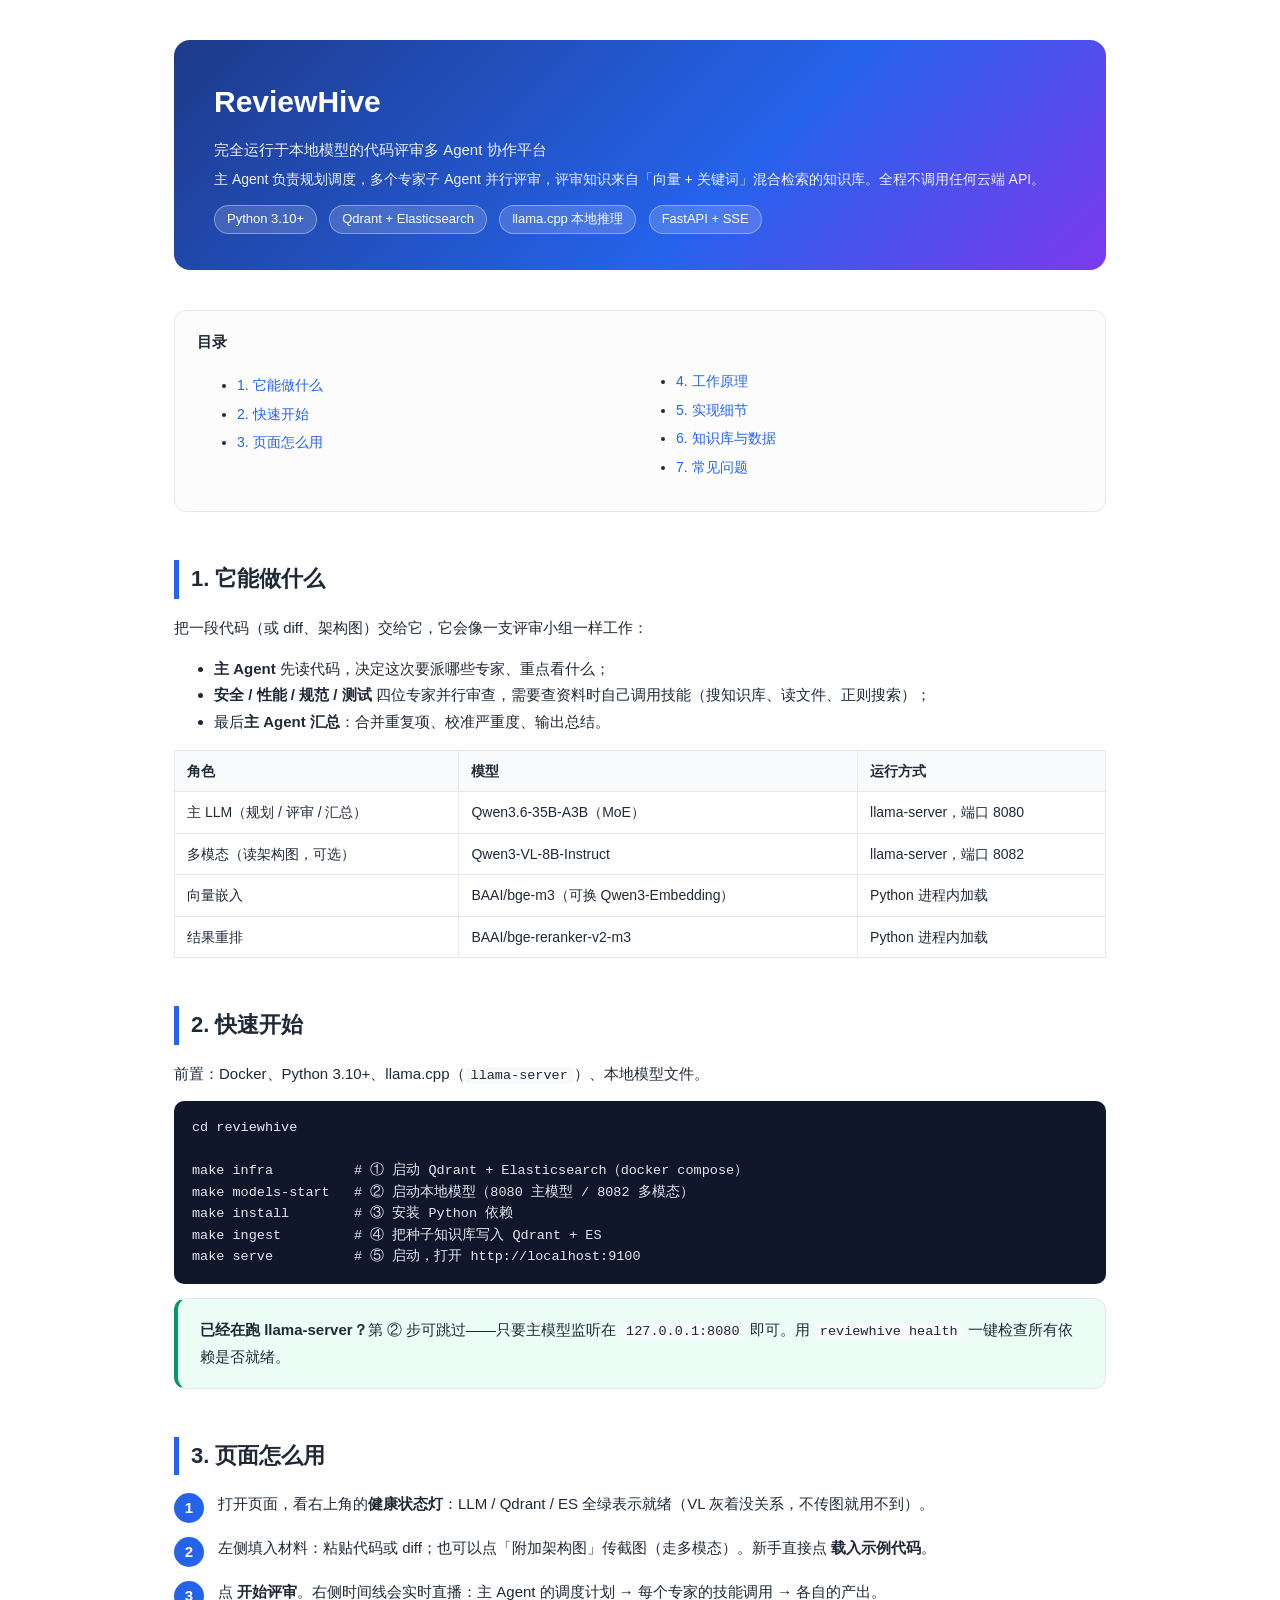
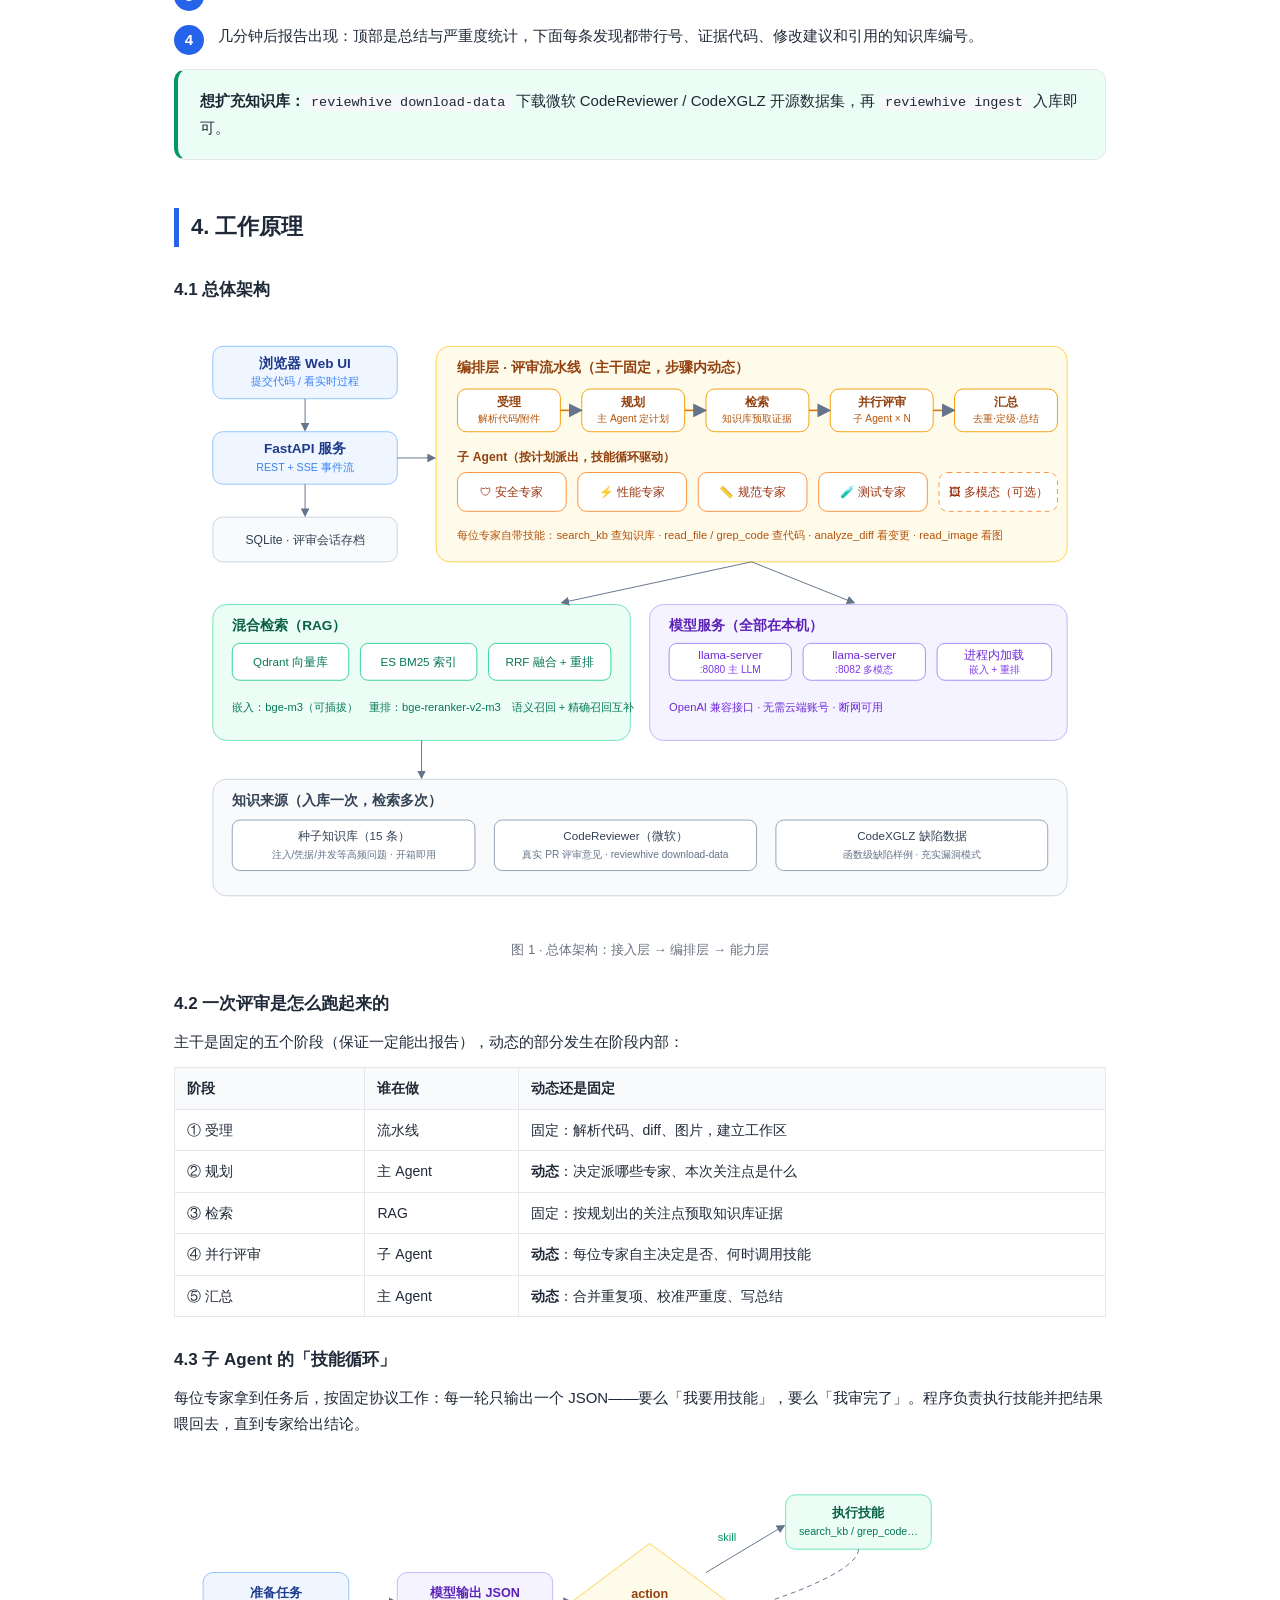
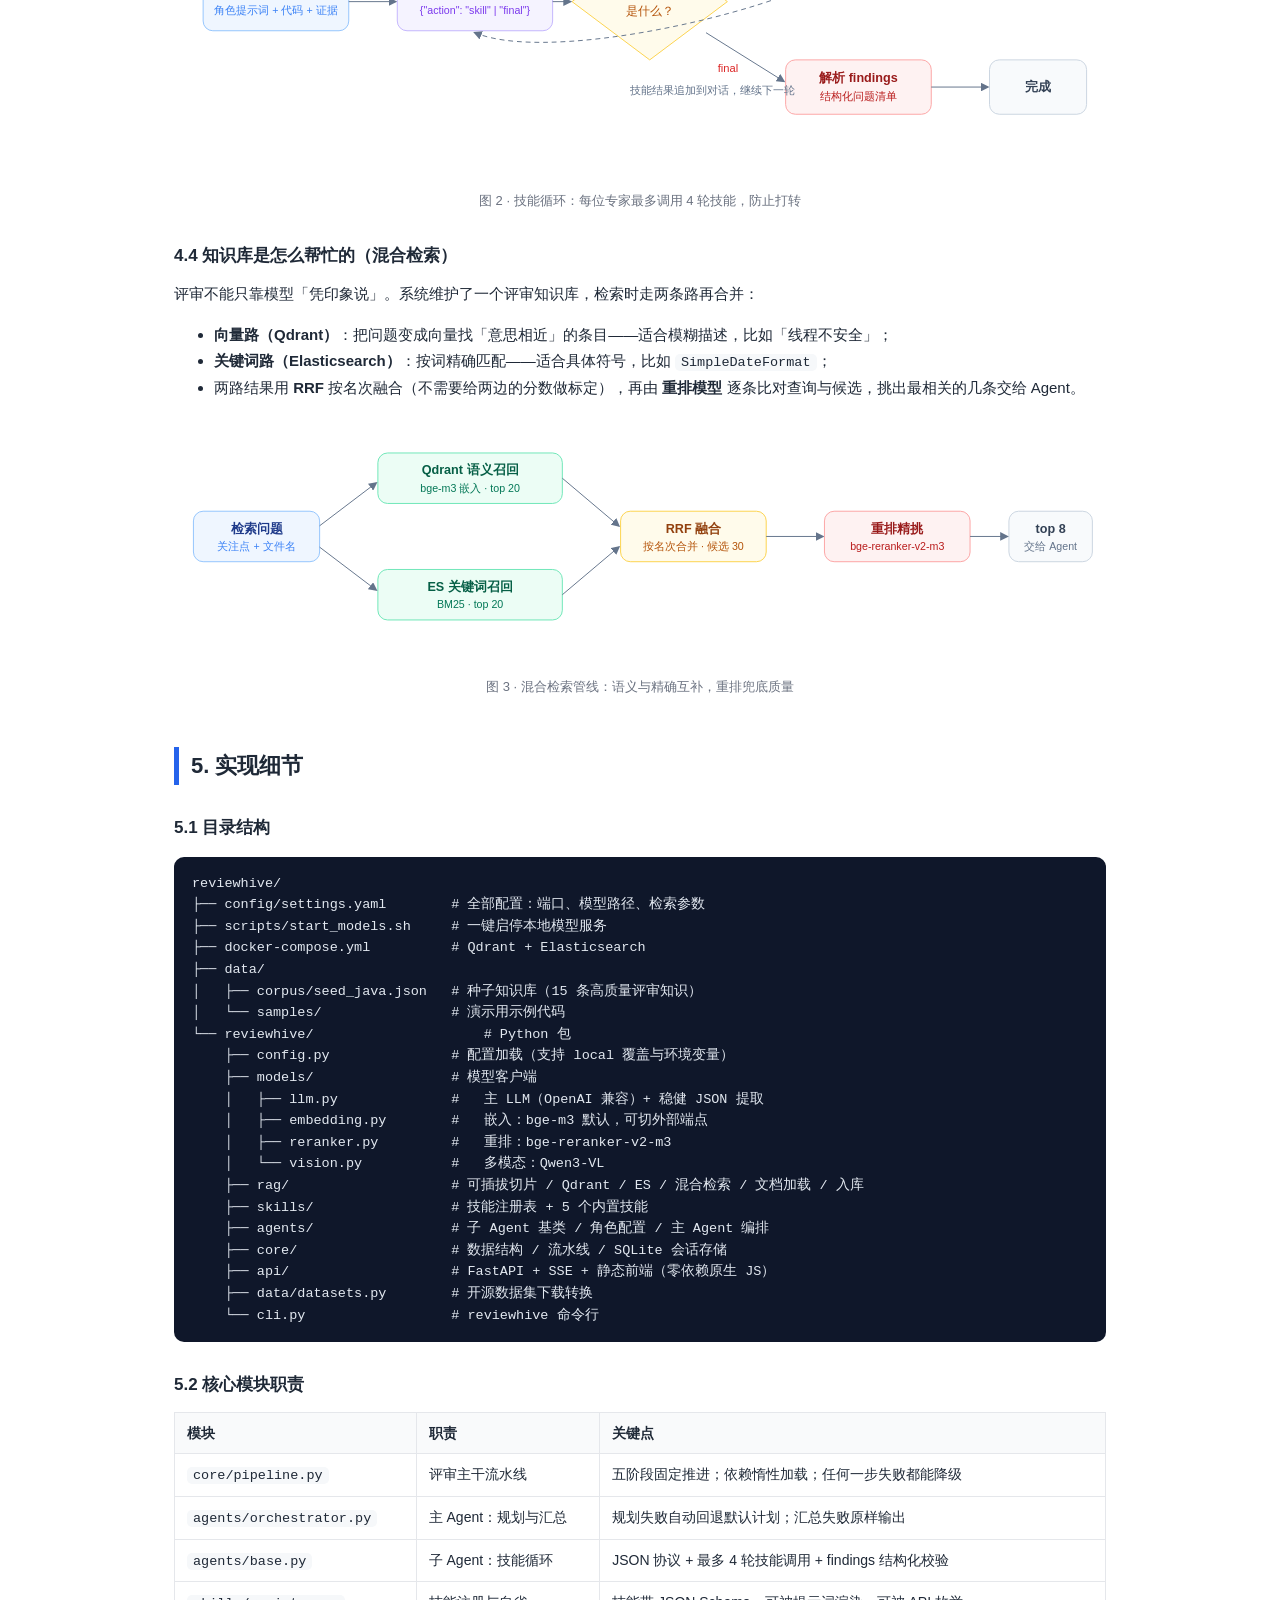
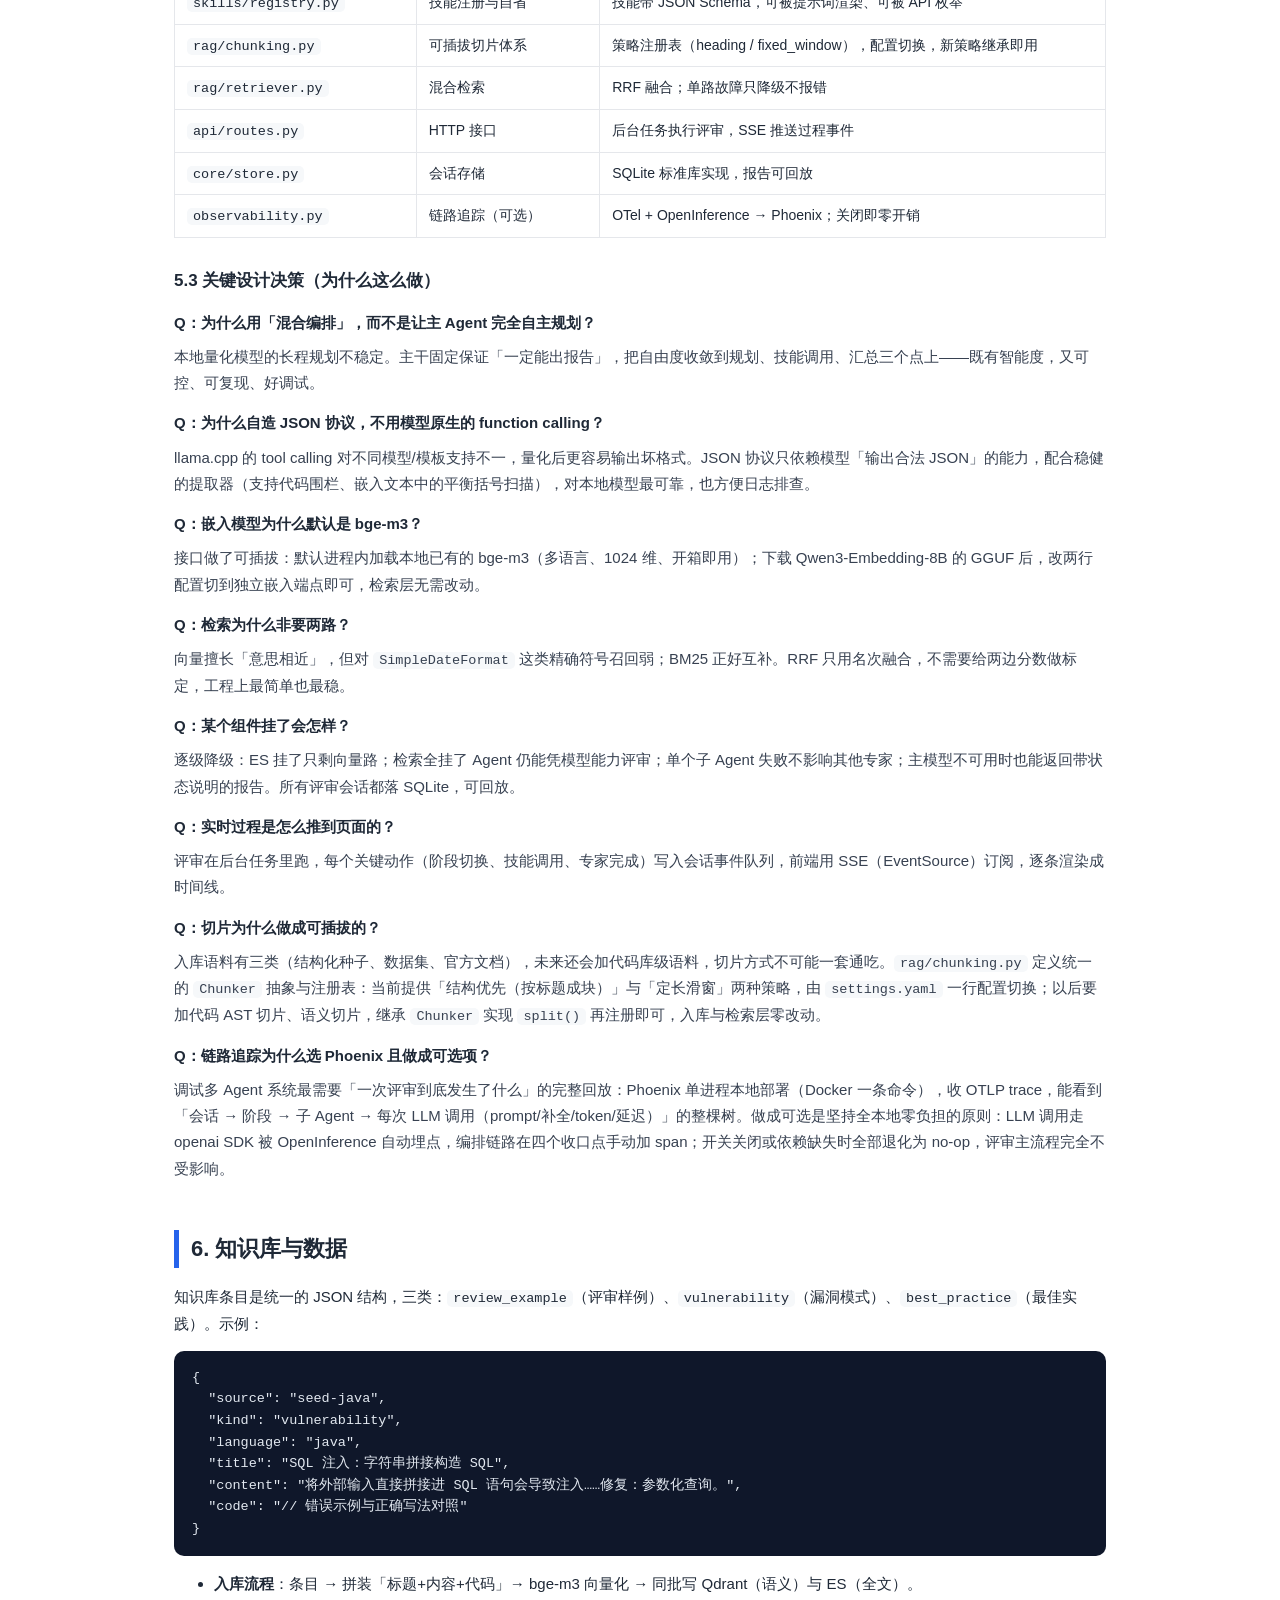
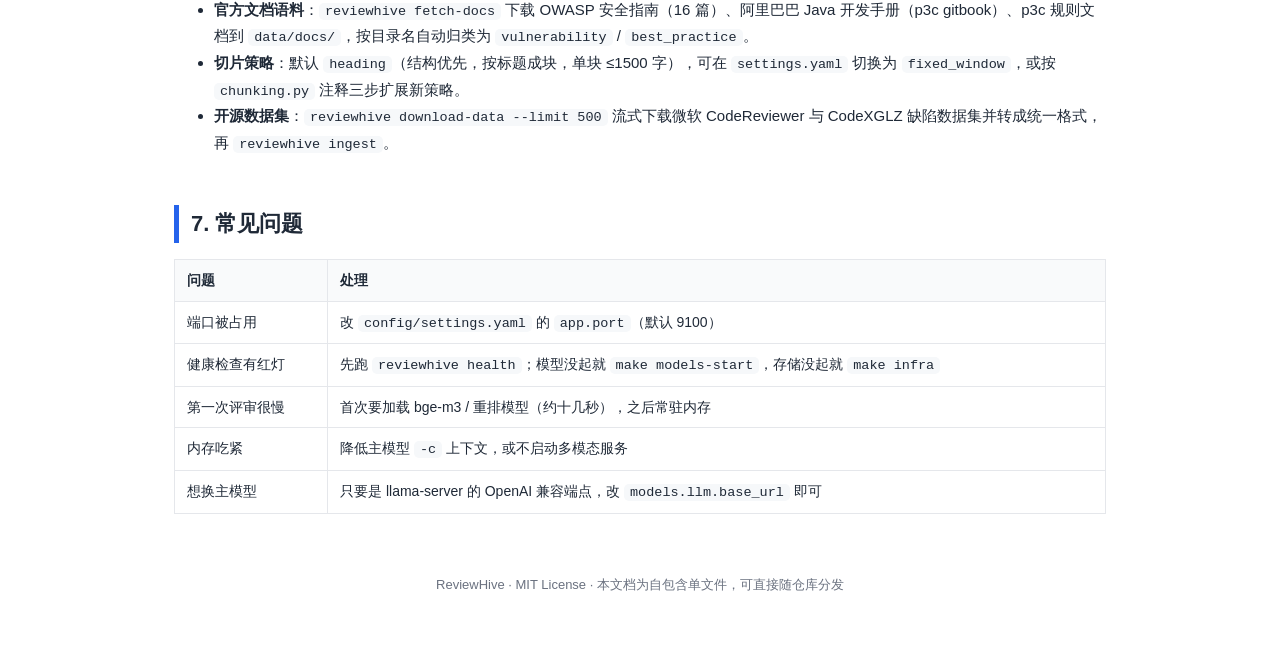
<file: GUIDE.html>
<!DOCTYPE html>
<html lang="zh-CN">
<head>
<meta charset="UTF-8" />
<meta name="viewport" content="width=device-width, initial-scale=1.0" />
<title>ReviewHive · 使用说明与实现原理</title>
<style>
  :root {
    --ink: #1f2937; --muted: #6b7280; --line: #e5e7eb;
    --blue: #2563eb; --blue-soft: #eff6ff;
    --amber: #d97706; --amber-soft: #fffbeb;
    --green: #059669; --green-soft: #ecfdf5;
    --red: #dc2626;
    --bg: #ffffff; --code-bg: #f6f8fa;
  }
  * { box-sizing: border-box; }
  body {
    margin: 0; background: var(--bg); color: var(--ink);
    font-family: "PingFang SC", "Hiragino Sans GB", "Microsoft YaHei", sans-serif;
    line-height: 1.75; font-size: 15px;
  }
  .wrap { max-width: 980px; margin: 0 auto; padding: 40px 24px 80px; }
  header.hero {
    background: linear-gradient(135deg, #1e3a8a, #2563eb 60%, #7c3aed);
    color: #fff; border-radius: 16px; padding: 36px 40px; margin-bottom: 40px;
  }
  header.hero h1 { margin: 0 0 8px; font-size: 30px; }
  header.hero p { margin: 4px 0; opacity: .92; }
  header.hero .badges { margin-top: 14px; }
  header.hero .badge {
    display: inline-block; background: rgba(255,255,255,.16); border: 1px solid rgba(255,255,255,.35);
    padding: 2px 12px; border-radius: 999px; font-size: 13px; margin-right: 8px;
  }
  h2 {
    font-size: 22px; margin: 48px 0 16px; padding-left: 12px;
    border-left: 5px solid var(--blue);
  }
  h3 { font-size: 17px; margin: 28px 0 10px; }
  p { margin: 8px 0; }
  code, pre {
    font-family: "JetBrains Mono", Menlo, Consolas, monospace; font-size: 13.5px;
  }
  code { background: var(--code-bg); padding: 1px 6px; border-radius: 5px; }
  pre {
    background: #0f172a; color: #e2e8f0; padding: 16px 18px; border-radius: 10px;
    overflow-x: auto; line-height: 1.6;
  }
  pre code { background: none; padding: 0; color: inherit; }
  table { border-collapse: collapse; width: 100%; margin: 12px 0; font-size: 14px; }
  th, td { border: 1px solid var(--line); padding: 8px 12px; text-align: left; vertical-align: top; }
  th { background: #f9fafb; }
  .card {
    border: 1px solid var(--line); border-radius: 12px; padding: 18px 22px; margin: 14px 0;
    background: #fcfcfd;
  }
  .tip { border-left: 4px solid var(--green); background: var(--green-soft); }
  .warn { border-left: 4px solid var(--amber); background: var(--amber-soft); }
  .key { border-left: 4px solid var(--blue); background: var(--blue-soft); }
  .figure { margin: 18px 0; text-align: center; }
  .figure svg { max-width: 100%; height: auto; }
  .figure .caption { color: var(--muted); font-size: 13px; margin-top: 6px; }
  .step { display: flex; gap: 14px; margin: 12px 0; }
  .step .no {
    flex: 0 0 30px; height: 30px; border-radius: 50%; background: var(--blue); color: #fff;
    display: grid; place-items: center; font-weight: 700; margin-top: 2px;
  }
  .toc { columns: 2; column-gap: 32px; font-size: 14px; }
  .toc a { color: var(--blue); text-decoration: none; }
  .toc li { margin: 4px 0; break-inside: avoid; }
  footer { color: var(--muted); font-size: 13px; margin-top: 60px; text-align: center; }
  .qa-q { font-weight: 700; margin-top: 14px; }
  .qa-a { color: #374151; margin: 2px 0 10px; }
</style>
</head>
<body>
<div class="wrap">

<header class="hero">
  <h1>ReviewHive</h1>
  <p>完全运行于本地模型的代码评审多 Agent 协作平台</p>
  <p style="font-size:14px">主 Agent 负责规划调度，多个专家子 Agent 并行评审，评审知识来自「向量 + 关键词」混合检索的知识库。全程不调用任何云端 API。</p>
  <div class="badges">
    <span class="badge">Python 3.10+</span>
    <span class="badge">Qdrant + Elasticsearch</span>
    <span class="badge">llama.cpp 本地推理</span>
    <span class="badge">FastAPI + SSE</span>
  </div>
</header>

<nav class="card">
  <strong>目录</strong>
  <ul class="toc">
    <li><a href="#s1">1. 它能做什么</a></li>
    <li><a href="#s2">2. 快速开始</a></li>
    <li><a href="#s3">3. 页面怎么用</a></li>
    <li><a href="#s4">4. 工作原理</a></li>
    <li><a href="#s5">5. 实现细节</a></li>
    <li><a href="#s6">6. 知识库与数据</a></li>
    <li><a href="#s7">7. 常见问题</a></li>
  </ul>
</nav>

<!-- ================================================================ -->
<h2 id="s1">1. 它能做什么</h2>
<p>把一段代码（或 diff、架构图）交给它，它会像一支评审小组一样工作：</p>
<ul>
  <li><strong>主 Agent</strong> 先读代码，决定这次要派哪些专家、重点看什么；</li>
  <li><strong>安全 / 性能 / 规范 / 测试</strong> 四位专家并行审查，需要查资料时自己调用技能（搜知识库、读文件、正则搜索）；</li>
  <li>最后<strong>主 Agent 汇总</strong>：合并重复项、校准严重度、输出总结。</li>
</ul>

<table>
  <tr><th>角色</th><th>模型</th><th>运行方式</th></tr>
  <tr><td>主 LLM（规划 / 评审 / 汇总）</td><td>Qwen3.6-35B-A3B（MoE）</td><td>llama-server，端口 8080</td></tr>
  <tr><td>多模态（读架构图，可选）</td><td>Qwen3-VL-8B-Instruct</td><td>llama-server，端口 8082</td></tr>
  <tr><td>向量嵌入</td><td>BAAI/bge-m3（可换 Qwen3-Embedding）</td><td>Python 进程内加载</td></tr>
  <tr><td>结果重排</td><td>BAAI/bge-reranker-v2-m3</td><td>Python 进程内加载</td></tr>
</table>

<!-- ================================================================ -->
<h2 id="s2">2. 快速开始</h2>
<p>前置：Docker、Python 3.10+、llama.cpp（<code>llama-server</code>）、本地模型文件。</p>

<pre><code>cd reviewhive

make infra          # ① 启动 Qdrant + Elasticsearch（docker compose）
make models-start   # ② 启动本地模型（8080 主模型 / 8082 多模态）
make install        # ③ 安装 Python 依赖
make ingest         # ④ 把种子知识库写入 Qdrant + ES
make serve          # ⑤ 启动，打开 http://localhost:9100</code></pre>

<div class="card tip">
  <strong>已经在跑 llama-server？</strong>第 ② 步可跳过——只要主模型监听在 <code>127.0.0.1:8080</code> 即可。用 <code>reviewhive health</code> 一键检查所有依赖是否就绪。
</div>

<!-- ================================================================ -->
<h2 id="s3">3. 页面怎么用</h2>
<div class="step"><div class="no">1</div><div>打开页面，看右上角的<strong>健康状态灯</strong>：LLM / Qdrant / ES 全绿表示就绪（VL 灰着没关系，不传图就用不到）。</div></div>
<div class="step"><div class="no">2</div><div>左侧填入材料：粘贴代码或 diff；也可以点「附加架构图」传截图（走多模态）。新手直接点 <strong>载入示例代码</strong>。</div></div>
<div class="step"><div class="no">3</div><div>点 <strong>开始评审</strong>。右侧时间线会实时直播：主 Agent 的调度计划 → 每个专家的技能调用 → 各自的产出。</div></div>
<div class="step"><div class="no">4</div><div>几分钟后报告出现：顶部是总结与严重度统计，下面每条发现都带行号、证据代码、修改建议和引用的知识库编号。</div></div>

<div class="card tip">
  <strong>想扩充知识库：</strong><code>reviewhive download-data</code> 下载微软 CodeReviewer / CodeXGLZ 开源数据集，再 <code>reviewhive ingest</code> 入库即可。
</div>

<!-- ================================================================ -->
<h2 id="s4">4. 工作原理</h2>

<h3>4.1 总体架构</h3>
<div class="figure">
<svg viewBox="0 0 960 620" xmlns="http://www.w3.org/2000/svg" font-family="PingFang SC, sans-serif">
  <defs>
    <marker id="arrow" markerWidth="9" markerHeight="9" refX="7" refY="4.5" orient="auto">
      <path d="M0,0 L9,4.5 L0,9 z" fill="#64748b"/>
    </marker>
  </defs>

  <!-- 接入层 -->
  <rect x="40" y="24" width="190" height="54" rx="10" fill="#eff6ff" stroke="#93c5fd"/>
  <text x="135" y="46" text-anchor="middle" font-size="14" font-weight="bold" fill="#1e3a8a">浏览器 Web UI</text>
  <text x="135" y="64" text-anchor="middle" font-size="11" fill="#3b82f6">提交代码 / 看实时过程</text>

  <rect x="40" y="112" width="190" height="54" rx="10" fill="#eff6ff" stroke="#93c5fd"/>
  <text x="135" y="134" text-anchor="middle" font-size="14" font-weight="bold" fill="#1e3a8a">FastAPI 服务</text>
  <text x="135" y="152" text-anchor="middle" font-size="11" fill="#3b82f6">REST + SSE 事件流</text>

  <line x1="135" y1="78" x2="135" y2="110" stroke="#64748b" marker-end="url(#arrow)"/>

  <rect x="40" y="200" width="190" height="46" rx="10" fill="#f8fafc" stroke="#cbd5e1"/>
  <text x="135" y="228" text-anchor="middle" font-size="12.5" fill="#334155">SQLite · 评审会话存档</text>
  <line x1="135" y1="166" x2="135" y2="198" stroke="#64748b" marker-end="url(#arrow)"/>

  <!-- 编排层 -->
  <rect x="270" y="24" width="650" height="222" rx="14" fill="#fffbeb" stroke="#fcd34d"/>
  <text x="292" y="50" font-size="14" font-weight="bold" fill="#92400e">编排层 · 评审流水线（主干固定，步骤内动态）</text>

  <g font-size="12.5" text-anchor="middle">
    <rect x="292" y="68" width="106" height="44" rx="9" fill="#fff" stroke="#f59e0b"/>
    <text x="345" y="86" font-weight="bold" fill="#92400e">受理</text>
    <text x="345" y="102" font-size="10.5" fill="#b45309">解析代码/附件</text>

    <rect x="420" y="68" width="106" height="44" rx="9" fill="#fff" stroke="#f59e0b"/>
    <text x="473" y="86" font-weight="bold" fill="#92400e">规划</text>
    <text x="473" y="102" font-size="10.5" fill="#b45309">主 Agent 定计划</text>

    <rect x="548" y="68" width="106" height="44" rx="9" fill="#fff" stroke="#f59e0b"/>
    <text x="601" y="86" font-weight="bold" fill="#92400e">检索</text>
    <text x="601" y="102" font-size="10.5" fill="#b45309">知识库预取证据</text>

    <rect x="676" y="68" width="106" height="44" rx="9" fill="#fff" stroke="#f59e0b"/>
    <text x="729" y="86" font-weight="bold" fill="#92400e">并行评审</text>
    <text x="729" y="102" font-size="10.5" fill="#b45309">子 Agent × N</text>

    <rect x="804" y="68" width="106" height="44" rx="9" fill="#fff" stroke="#f59e0b"/>
    <text x="857" y="86" font-weight="bold" fill="#92400e">汇总</text>
    <text x="857" y="102" font-size="10.5" fill="#b45309">去重·定级·总结</text>
  </g>
  <g stroke="#d97706" stroke-width="1.6">
    <line x1="398" y1="90" x2="418" y2="90" marker-end="url(#arrow)"/>
    <line x1="526" y1="90" x2="546" y2="90" marker-end="url(#arrow)"/>
    <line x1="654" y1="90" x2="674" y2="90" marker-end="url(#arrow)"/>
    <line x1="782" y1="90" x2="802" y2="90" marker-end="url(#arrow)"/>
  </g>

  <!-- 子 Agent -->
  <text x="292" y="142" font-size="12.5" font-weight="bold" fill="#92400e">子 Agent（按计划派出，技能循环驱动）</text>
  <g font-size="12" text-anchor="middle">
    <rect x="292" y="154" width="112" height="40" rx="9" fill="#fff" stroke="#fb923c"/>
    <text x="348" y="178" fill="#9a3412">🛡 安全专家</text>
    <rect x="416" y="154" width="112" height="40" rx="9" fill="#fff" stroke="#fb923c"/>
    <text x="472" y="178" fill="#9a3412">⚡ 性能专家</text>
    <rect x="540" y="154" width="112" height="40" rx="9" fill="#fff" stroke="#fb923c"/>
    <text x="596" y="178" fill="#9a3412">📏 规范专家</text>
    <rect x="664" y="154" width="112" height="40" rx="9" fill="#fff" stroke="#fb923c"/>
    <text x="720" y="178" fill="#9a3412">🧪 测试专家</text>
    <rect x="788" y="154" width="122" height="40" rx="9" fill="#fff" stroke="#fb923c" stroke-dasharray="5 4"/>
    <text x="849" y="178" fill="#9a3412">🖼 多模态（可选）</text>
  </g>
  <text x="292" y="222" font-size="11.5" fill="#b45309">每位专家自带技能：search_kb 查知识库 · read_file / grep_code 查代码 · analyze_diff 看变更 · read_image 看图</text>

  <line x1="230" y1="139" x2="268" y2="139" stroke="#64748b" marker-end="url(#arrow)"/>

  <!-- 能力层 -->
  <rect x="40" y="290" width="430" height="140" rx="14" fill="#ecfdf5" stroke="#6ee7b7"/>
  <text x="60" y="316" font-size="14" font-weight="bold" fill="#065f46">混合检索（RAG）</text>
  <g font-size="12" text-anchor="middle">
    <rect x="60" y="330" width="120" height="38" rx="8" fill="#fff" stroke="#34d399"/>
    <text x="120" y="353" fill="#047857">Qdrant 向量库</text>
    <rect x="192" y="330" width="120" height="38" rx="8" fill="#fff" stroke="#34d399"/>
    <text x="252" y="353" fill="#047857">ES BM25 索引</text>
    <rect x="324" y="330" width="126" height="38" rx="8" fill="#fff" stroke="#34d399"/>
    <text x="387" y="353" fill="#047857">RRF 融合 + 重排</text>
  </g>
  <text x="60" y="400" font-size="11.5" fill="#047857">嵌入：bge-m3（可插拔）　重排：bge-reranker-v2-m3　语义召回 + 精确召回互补</text>

  <rect x="490" y="290" width="430" height="140" rx="14" fill="#f5f3ff" stroke="#c4b5fd"/>
  <text x="510" y="316" font-size="14" font-weight="bold" fill="#5b21b6">模型服务（全部在本机）</text>
  <g font-size="12" text-anchor="middle">
    <rect x="510" y="330" width="126" height="38" rx="8" fill="#fff" stroke="#a78bfa"/>
    <text x="573" y="346" fill="#6d28d9">llama-server</text>
    <text x="573" y="361" font-size="10.5" fill="#7c3aed">:8080 主 LLM</text>
    <rect x="648" y="330" width="126" height="38" rx="8" fill="#fff" stroke="#a78bfa"/>
    <text x="711" y="346" fill="#6d28d9">llama-server</text>
    <text x="711" y="361" font-size="10.5" fill="#7c3aed">:8082 多模态</text>
    <rect x="786" y="330" width="118" height="38" rx="8" fill="#fff" stroke="#a78bfa"/>
    <text x="845" y="346" fill="#6d28d9">进程内加载</text>
    <text x="845" y="361" font-size="10.5" fill="#7c3aed">嵌入 + 重排</text>
  </g>
  <text x="510" y="400" font-size="11.5" fill="#6d28d9">OpenAI 兼容接口 · 无需云端账号 · 断网可用</text>

  <line x1="595" y1="246" x2="400" y2="288" stroke="#64748b" marker-end="url(#arrow)"/>
  <line x1="595" y1="246" x2="700" y2="288" stroke="#64748b" marker-end="url(#arrow)"/>

  <!-- 数据 -->
  <rect x="40" y="470" width="880" height="120" rx="14" fill="#f8fafc" stroke="#cbd5e1"/>
  <text x="60" y="496" font-size="14" font-weight="bold" fill="#334155">知识来源（入库一次，检索多次）</text>
  <g font-size="12" text-anchor="middle">
    <rect x="60" y="512" width="250" height="52" rx="8" fill="#fff" stroke="#94a3b8"/>
    <text x="185" y="533" fill="#334155">种子知识库（15 条）</text>
    <text x="185" y="551" font-size="10.5" fill="#64748b">注入/凭据/并发等高频问题 · 开箱即用</text>
    <rect x="330" y="512" width="270" height="52" rx="8" fill="#fff" stroke="#94a3b8"/>
    <text x="465" y="533" fill="#334155">CodeReviewer（微软）</text>
    <text x="465" y="551" font-size="10.5" fill="#64748b">真实 PR 评审意见 · reviewhive download-data</text>
    <rect x="620" y="512" width="280" height="52" rx="8" fill="#fff" stroke="#94a3b8"/>
    <text x="760" y="533" fill="#334155">CodeXGLZ 缺陷数据</text>
    <text x="760" y="551" font-size="10.5" fill="#64748b">函数级缺陷样例 · 充实漏洞模式</text>
  </g>
  <line x1="255" y1="430" x2="255" y2="468" stroke="#64748b" marker-end="url(#arrow)"/>
</svg>
<div class="caption">图 1 · 总体架构：接入层 → 编排层 → 能力层</div>
</div>

<h3>4.2 一次评审是怎么跑起来的</h3>
<p>主干是固定的五个阶段（保证一定能出报告），动态的部分发生在阶段内部：</p>
<table>
  <tr><th>阶段</th><th>谁在做</th><th>动态还是固定</th></tr>
  <tr><td>① 受理</td><td>流水线</td><td>固定：解析代码、diff、图片，建立工作区</td></tr>
  <tr><td>② 规划</td><td>主 Agent</td><td><strong>动态</strong>：决定派哪些专家、本次关注点是什么</td></tr>
  <tr><td>③ 检索</td><td>RAG</td><td>固定：按规划出的关注点预取知识库证据</td></tr>
  <tr><td>④ 并行评审</td><td>子 Agent</td><td><strong>动态</strong>：每位专家自主决定是否、何时调用技能</td></tr>
  <tr><td>⑤ 汇总</td><td>主 Agent</td><td><strong>动态</strong>：合并重复项、校准严重度、写总结</td></tr>
</table>

<h3>4.3 子 Agent 的「技能循环」</h3>
<p>每位专家拿到任务后，按固定协议工作：每一轮只输出一个 JSON——要么「我要用技能」，要么「我审完了」。程序负责执行技能并把结果喂回去，直到专家给出结论。</p>
<div class="figure">
<svg viewBox="0 0 960 330" xmlns="http://www.w3.org/2000/svg" font-family="PingFang SC, sans-serif">
  <defs>
    <marker id="arrow2" markerWidth="9" markerHeight="9" refX="7" refY="4.5" orient="auto">
      <path d="M0,0 L9,4.5 L0,9 z" fill="#64748b"/>
    </marker>
  </defs>
  <rect x="30" y="120" width="150" height="60" rx="10" fill="#eff6ff" stroke="#93c5fd"/>
  <text x="105" y="145" text-anchor="middle" font-size="13" font-weight="bold" fill="#1e3a8a">准备任务</text>
  <text x="105" y="163" text-anchor="middle" font-size="11" fill="#3b82f6">角色提示词 + 代码 + 证据</text>

  <rect x="230" y="120" width="160" height="60" rx="10" fill="#f5f3ff" stroke="#c4b5fd"/>
  <text x="310" y="145" text-anchor="middle" font-size="13" font-weight="bold" fill="#5b21b6">模型输出 JSON</text>
  <text x="310" y="163" text-anchor="middle" font-size="11" fill="#7c3aed">{"action": "skill" | "final"}</text>

  <polygon points="490,90 570,150 490,210 410,150" fill="#fffbeb" stroke="#fcd34d"/>
  <text x="490" y="146" text-anchor="middle" font-size="13" font-weight="bold" fill="#92400e">action</text>
  <text x="490" y="164" text-anchor="middle" font-size="12" fill="#b45309">是什么？</text>

  <rect x="630" y="40" width="150" height="56" rx="10" fill="#ecfdf5" stroke="#6ee7b7"/>
  <text x="705" y="63" text-anchor="middle" font-size="13" font-weight="bold" fill="#065f46">执行技能</text>
  <text x="705" y="81" text-anchor="middle" font-size="11" fill="#047857">search_kb / grep_code…</text>

  <rect x="630" y="210" width="150" height="56" rx="10" fill="#fef2f2" stroke="#fca5a5"/>
  <text x="705" y="233" text-anchor="middle" font-size="13" font-weight="bold" fill="#991b1b">解析 findings</text>
  <text x="705" y="251" text-anchor="middle" font-size="11" fill="#b91c1c">结构化问题清单</text>

  <rect x="840" y="210" width="100" height="56" rx="10" fill="#f8fafc" stroke="#cbd5e1"/>
  <text x="890" y="242" text-anchor="middle" font-size="13" font-weight="bold" fill="#334155">完成</text>

  <line x1="180" y1="150" x2="228" y2="150" stroke="#64748b" marker-end="url(#arrow2)"/>
  <line x1="390" y1="150" x2="408" y2="150" stroke="#64748b" marker-end="url(#arrow2)"/>
  <line x1="548" y1="120" x2="628" y2="72" stroke="#64748b" marker-end="url(#arrow2)"/>
  <text x="560" y="88" font-size="11.5" fill="#059669">skill</text>
  <line x1="548" y1="182" x2="628" y2="232" stroke="#64748b" marker-end="url(#arrow2)"/>
  <text x="560" y="222" font-size="11.5" fill="#dc2626">final</text>
  <path d="M 705 96 C 705 140, 400 220, 310 182" fill="none" stroke="#64748b" stroke-dasharray="5 4" marker-end="url(#arrow2)"/>
  <text x="470" y="245" font-size="11.5" fill="#64748b">技能结果追加到对话，继续下一轮</text>
  <line x1="780" y1="238" x2="838" y2="238" stroke="#64748b" marker-end="url(#arrow2)"/>
</svg>
<div class="caption">图 2 · 技能循环：每位专家最多调用 4 轮技能，防止打转</div>
</div>

<h3>4.4 知识库是怎么帮忙的（混合检索）</h3>
<p>评审不能只靠模型「凭印象说」。系统维护了一个评审知识库，检索时走两条路再合并：</p>
<ul>
  <li><strong>向量路（Qdrant）</strong>：把问题变成向量找「意思相近」的条目——适合模糊描述，比如「线程不安全」；</li>
  <li><strong>关键词路（Elasticsearch）</strong>：按词精确匹配——适合具体符号，比如 <code>SimpleDateFormat</code>；</li>
  <li>两路结果用 <strong>RRF</strong> 按名次融合（不需要给两边的分数做标定），再由 <strong>重排模型</strong> 逐条比对查询与候选，挑出最相关的几条交给 Agent。</li>
</ul>
<div class="figure">
<svg viewBox="0 0 960 250" xmlns="http://www.w3.org/2000/svg" font-family="PingFang SC, sans-serif">
  <defs>
    <marker id="arrow3" markerWidth="9" markerHeight="9" refX="7" refY="4.5" orient="auto">
      <path d="M0,0 L9,4.5 L0,9 z" fill="#64748b"/>
    </marker>
  </defs>
  <rect x="20" y="95" width="130" height="52" rx="10" fill="#eff6ff" stroke="#93c5fd"/>
  <text x="85" y="117" text-anchor="middle" font-size="13" font-weight="bold" fill="#1e3a8a">检索问题</text>
  <text x="85" y="135" text-anchor="middle" font-size="11" fill="#3b82f6">关注点 + 文件名</text>

  <rect x="210" y="35" width="190" height="52" rx="10" fill="#ecfdf5" stroke="#6ee7b7"/>
  <text x="305" y="57" text-anchor="middle" font-size="13" font-weight="bold" fill="#065f46">Qdrant 语义召回</text>
  <text x="305" y="75" text-anchor="middle" font-size="11" fill="#047857">bge-m3 嵌入 · top 20</text>

  <rect x="210" y="155" width="190" height="52" rx="10" fill="#ecfdf5" stroke="#6ee7b7"/>
  <text x="305" y="177" text-anchor="middle" font-size="13" font-weight="bold" fill="#065f46">ES 关键词召回</text>
  <text x="305" y="195" text-anchor="middle" font-size="11" fill="#047857">BM25 · top 20</text>

  <rect x="460" y="95" width="150" height="52" rx="10" fill="#fffbeb" stroke="#fcd34d"/>
  <text x="535" y="117" text-anchor="middle" font-size="13" font-weight="bold" fill="#92400e">RRF 融合</text>
  <text x="535" y="135" text-anchor="middle" font-size="11" fill="#b45309">按名次合并 · 候选 30</text>

  <rect x="670" y="95" width="150" height="52" rx="10" fill="#fef2f2" stroke="#fca5a5"/>
  <text x="745" y="117" text-anchor="middle" font-size="13" font-weight="bold" fill="#991b1b">重排精挑</text>
  <text x="745" y="135" text-anchor="middle" font-size="11" fill="#b91c1c">bge-reranker-v2-m3</text>

  <rect x="860" y="95" width="86" height="52" rx="10" fill="#f8fafc" stroke="#cbd5e1"/>
  <text x="903" y="117" text-anchor="middle" font-size="13" font-weight="bold" fill="#334155">top 8</text>
  <text x="903" y="135" text-anchor="middle" font-size="11" fill="#64748b">交给 Agent</text>

  <line x1="150" y1="110" x2="208" y2="66" stroke="#64748b" marker-end="url(#arrow3)"/>
  <line x1="150" y1="132" x2="208" y2="176" stroke="#64748b" marker-end="url(#arrow3)"/>
  <line x1="400" y1="61" x2="458" y2="110" stroke="#64748b" marker-end="url(#arrow3)"/>
  <line x1="400" y1="181" x2="458" y2="132" stroke="#64748b" marker-end="url(#arrow3)"/>
  <line x1="610" y1="121" x2="668" y2="121" stroke="#64748b" marker-end="url(#arrow3)"/>
  <line x1="820" y1="121" x2="858" y2="121" stroke="#64748b" marker-end="url(#arrow3)"/>
</svg>
<div class="caption">图 3 · 混合检索管线：语义与精确互补，重排兜底质量</div>
</div>

<!-- ================================================================ -->
<h2 id="s5">5. 实现细节</h2>

<h3>5.1 目录结构</h3>
<pre><code>reviewhive/
├── config/settings.yaml        # 全部配置：端口、模型路径、检索参数
├── scripts/start_models.sh     # 一键启停本地模型服务
├── docker-compose.yml          # Qdrant + Elasticsearch
├── data/
│   ├── corpus/seed_java.json   # 种子知识库（15 条高质量评审知识）
│   └── samples/                # 演示用示例代码
└── reviewhive/                     # Python 包
    ├── config.py               # 配置加载（支持 local 覆盖与环境变量）
    ├── models/                 # 模型客户端
    │   ├── llm.py              #   主 LLM（OpenAI 兼容）+ 稳健 JSON 提取
    │   ├── embedding.py        #   嵌入：bge-m3 默认，可切外部端点
    │   ├── reranker.py         #   重排：bge-reranker-v2-m3
    │   └── vision.py           #   多模态：Qwen3-VL
    ├── rag/                    # 可插拔切片 / Qdrant / ES / 混合检索 / 文档加载 / 入库
    ├── skills/                 # 技能注册表 + 5 个内置技能
    ├── agents/                 # 子 Agent 基类 / 角色配置 / 主 Agent 编排
    ├── core/                   # 数据结构 / 流水线 / SQLite 会话存储
    ├── api/                    # FastAPI + SSE + 静态前端（零依赖原生 JS）
    ├── data/datasets.py        # 开源数据集下载转换
    └── cli.py                  # reviewhive 命令行</code></pre>

<h3>5.2 核心模块职责</h3>
<table>
  <tr><th>模块</th><th>职责</th><th>关键点</th></tr>
  <tr><td><code>core/pipeline.py</code></td><td>评审主干流水线</td><td>五阶段固定推进；依赖惰性加载；任何一步失败都能降级</td></tr>
  <tr><td><code>agents/orchestrator.py</code></td><td>主 Agent：规划与汇总</td><td>规划失败自动回退默认计划；汇总失败原样输出</td></tr>
  <tr><td><code>agents/base.py</code></td><td>子 Agent：技能循环</td><td>JSON 协议 + 最多 4 轮技能调用 + findings 结构化校验</td></tr>
  <tr><td><code>skills/registry.py</code></td><td>技能注册与自省</td><td>技能带 JSON Schema，可被提示词渲染、可被 API 枚举</td></tr>
  <tr><td><code>rag/chunking.py</code></td><td>可插拔切片体系</td><td>策略注册表（heading / fixed_window），配置切换，新策略继承即用</td></tr>
  <tr><td><code>rag/retriever.py</code></td><td>混合检索</td><td>RRF 融合；单路故障只降级不报错</td></tr>
  <tr><td><code>api/routes.py</code></td><td>HTTP 接口</td><td>后台任务执行评审，SSE 推送过程事件</td></tr>
  <tr><td><code>core/store.py</code></td><td>会话存储</td><td>SQLite 标准库实现，报告可回放</td></tr>
  <tr><td><code>observability.py</code></td><td>链路追踪（可选）</td><td>OTel + OpenInference → Phoenix；关闭即零开销</td></tr>
</table>

<h3>5.3 关键设计决策（为什么这么做）</h3>
<p class="qa-q">Q：为什么用「混合编排」，而不是让主 Agent 完全自主规划？</p>
<p class="qa-a">本地量化模型的长程规划不稳定。主干固定保证「一定能出报告」，把自由度收敛到规划、技能调用、汇总三个点上——既有智能度，又可控、可复现、好调试。</p>

<p class="qa-q">Q：为什么自造 JSON 协议，不用模型原生的 function calling？</p>
<p class="qa-a">llama.cpp 的 tool calling 对不同模型/模板支持不一，量化后更容易输出坏格式。JSON 协议只依赖模型「输出合法 JSON」的能力，配合稳健的提取器（支持代码围栏、嵌入文本中的平衡括号扫描），对本地模型最可靠，也方便日志排查。</p>

<p class="qa-q">Q：嵌入模型为什么默认是 bge-m3？</p>
<p class="qa-a">接口做了可插拔：默认进程内加载本地已有的 bge-m3（多语言、1024 维、开箱即用）；下载 Qwen3-Embedding-8B 的 GGUF 后，改两行配置切到独立嵌入端点即可，检索层无需改动。</p>

<p class="qa-q">Q：检索为什么非要两路？</p>
<p class="qa-a">向量擅长「意思相近」，但对 <code>SimpleDateFormat</code> 这类精确符号召回弱；BM25 正好互补。RRF 只用名次融合，不需要给两边分数做标定，工程上最简单也最稳。</p>

<p class="qa-q">Q：某个组件挂了会怎样？</p>
<p class="qa-a">逐级降级：ES 挂了只剩向量路；检索全挂了 Agent 仍能凭模型能力评审；单个子 Agent 失败不影响其他专家；主模型不可用时也能返回带状态说明的报告。所有评审会话都落 SQLite，可回放。</p>

<p class="qa-q">Q：实时过程是怎么推到页面的？</p>
<p class="qa-a">评审在后台任务里跑，每个关键动作（阶段切换、技能调用、专家完成）写入会话事件队列，前端用 SSE（EventSource）订阅，逐条渲染成时间线。</p>

<p class="qa-q">Q：切片为什么做成可插拔的？</p>
<p class="qa-a">入库语料有三类（结构化种子、数据集、官方文档），未来还会加代码库级语料，切片方式不可能一套通吃。<code>rag/chunking.py</code> 定义统一的 <code>Chunker</code> 抽象与注册表：当前提供「结构优先（按标题成块）」与「定长滑窗」两种策略，由 <code>settings.yaml</code> 一行配置切换；以后要加代码 AST 切片、语义切片，继承 <code>Chunker</code> 实现 <code>split()</code> 再注册即可，入库与检索层零改动。</p>

<p class="qa-q">Q：链路追踪为什么选 Phoenix 且做成可选项？</p>
<p class="qa-a">调试多 Agent 系统最需要「一次评审到底发生了什么」的完整回放：Phoenix 单进程本地部署（Docker 一条命令），收 OTLP trace，能看到「会话 → 阶段 → 子 Agent → 每次 LLM 调用（prompt/补全/token/延迟）」的整棵树。做成可选是坚持全本地零负担的原则：LLM 调用走 openai SDK 被 OpenInference 自动埋点，编排链路在四个收口点手动加 span；开关关闭或依赖缺失时全部退化为 no-op，评审主流程完全不受影响。</p>

<!-- ================================================================ -->
<h2 id="s6">6. 知识库与数据</h2>
<p>知识库条目是统一的 JSON 结构，三类：<code>review_example</code>（评审样例）、<code>vulnerability</code>（漏洞模式）、<code>best_practice</code>（最佳实践）。示例：</p>
<pre><code>{
  "source": "seed-java",
  "kind": "vulnerability",
  "language": "java",
  "title": "SQL 注入：字符串拼接构造 SQL",
  "content": "将外部输入直接拼接进 SQL 语句会导致注入……修复：参数化查询。",
  "code": "// 错误示例与正确写法对照"
}</code></pre>
<ul>
  <li><strong>入库流程</strong>：条目 → 拼装「标题+内容+代码」→ bge-m3 向量化 → 同批写 Qdrant（语义）与 ES（全文）。</li>
  <li><strong>官方文档语料</strong>：<code>reviewhive fetch-docs</code> 下载 OWASP 安全指南（16 篇）、阿里巴巴 Java 开发手册（p3c gitbook）、p3c 规则文档到 <code>data/docs/</code>，按目录名自动归类为 <code>vulnerability</code> / <code>best_practice</code>。</li>
  <li><strong>切片策略</strong>：默认 <code>heading</code>（结构优先，按标题成块，单块 ≤1500 字），可在 <code>settings.yaml</code> 切换为 <code>fixed_window</code>，或按 <code>chunking.py</code> 注释三步扩展新策略。</li>
  <li><strong>开源数据集</strong>：<code>reviewhive download-data --limit 500</code> 流式下载微软 CodeReviewer 与 CodeXGLZ 缺陷数据集并转成统一格式，再 <code>reviewhive ingest</code>。</li>
</ul>

<!-- ================================================================ -->
<h2 id="s7">7. 常见问题</h2>
<table>
  <tr><th>问题</th><th>处理</th></tr>
  <tr><td>端口被占用</td><td>改 <code>config/settings.yaml</code> 的 <code>app.port</code>（默认 9100）</td></tr>
  <tr><td>健康检查有红灯</td><td>先跑 <code>reviewhive health</code>；模型没起就 <code>make models-start</code>，存储没起就 <code>make infra</code></td></tr>
  <tr><td>第一次评审很慢</td><td>首次要加载 bge-m3 / 重排模型（约十几秒），之后常驻内存</td></tr>
  <tr><td>内存吃紧</td><td>降低主模型 <code>-c</code> 上下文，或不启动多模态服务</td></tr>
  <tr><td>想换主模型</td><td>只要是 llama-server 的 OpenAI 兼容端点，改 <code>models.llm.base_url</code> 即可</td></tr>
</table>

<footer>
  ReviewHive · MIT License · 本文档为自包含单文件，可直接随仓库分发
</footer>
</div>
</body>
</html>
</file>
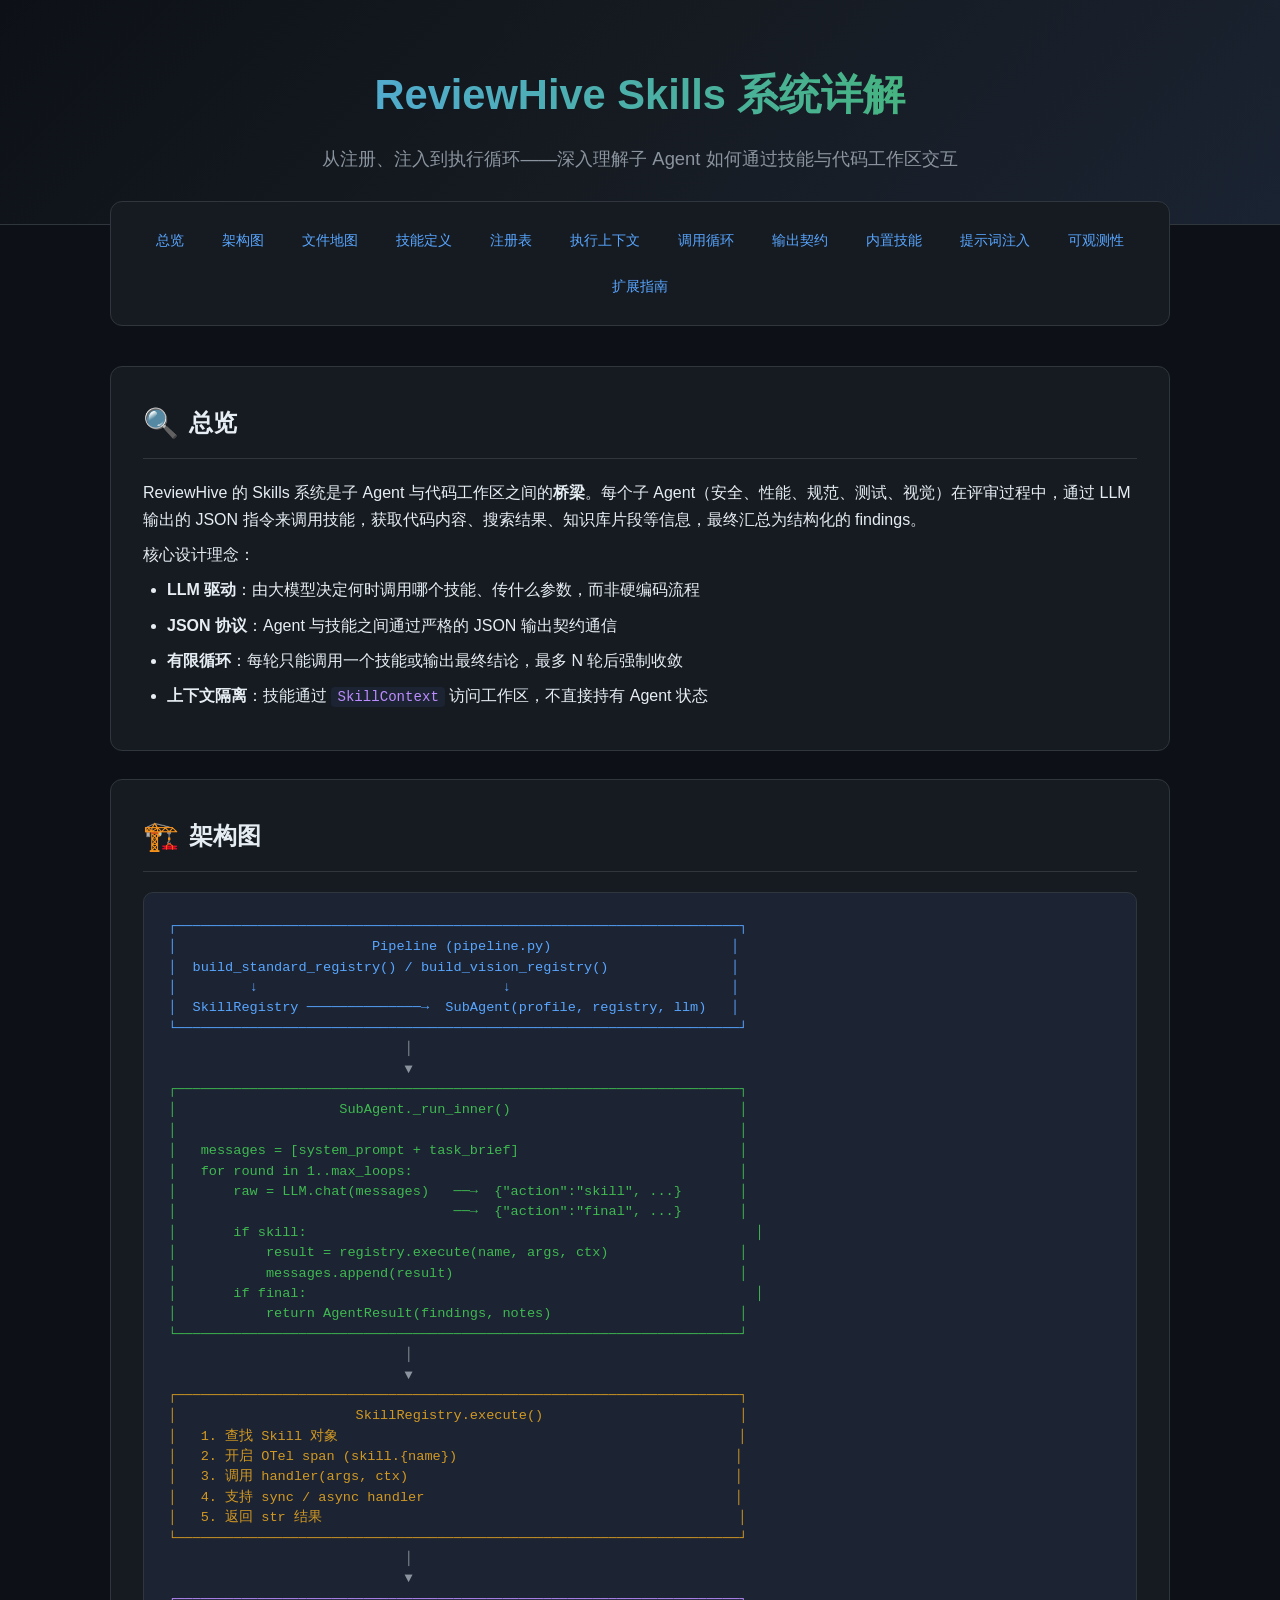
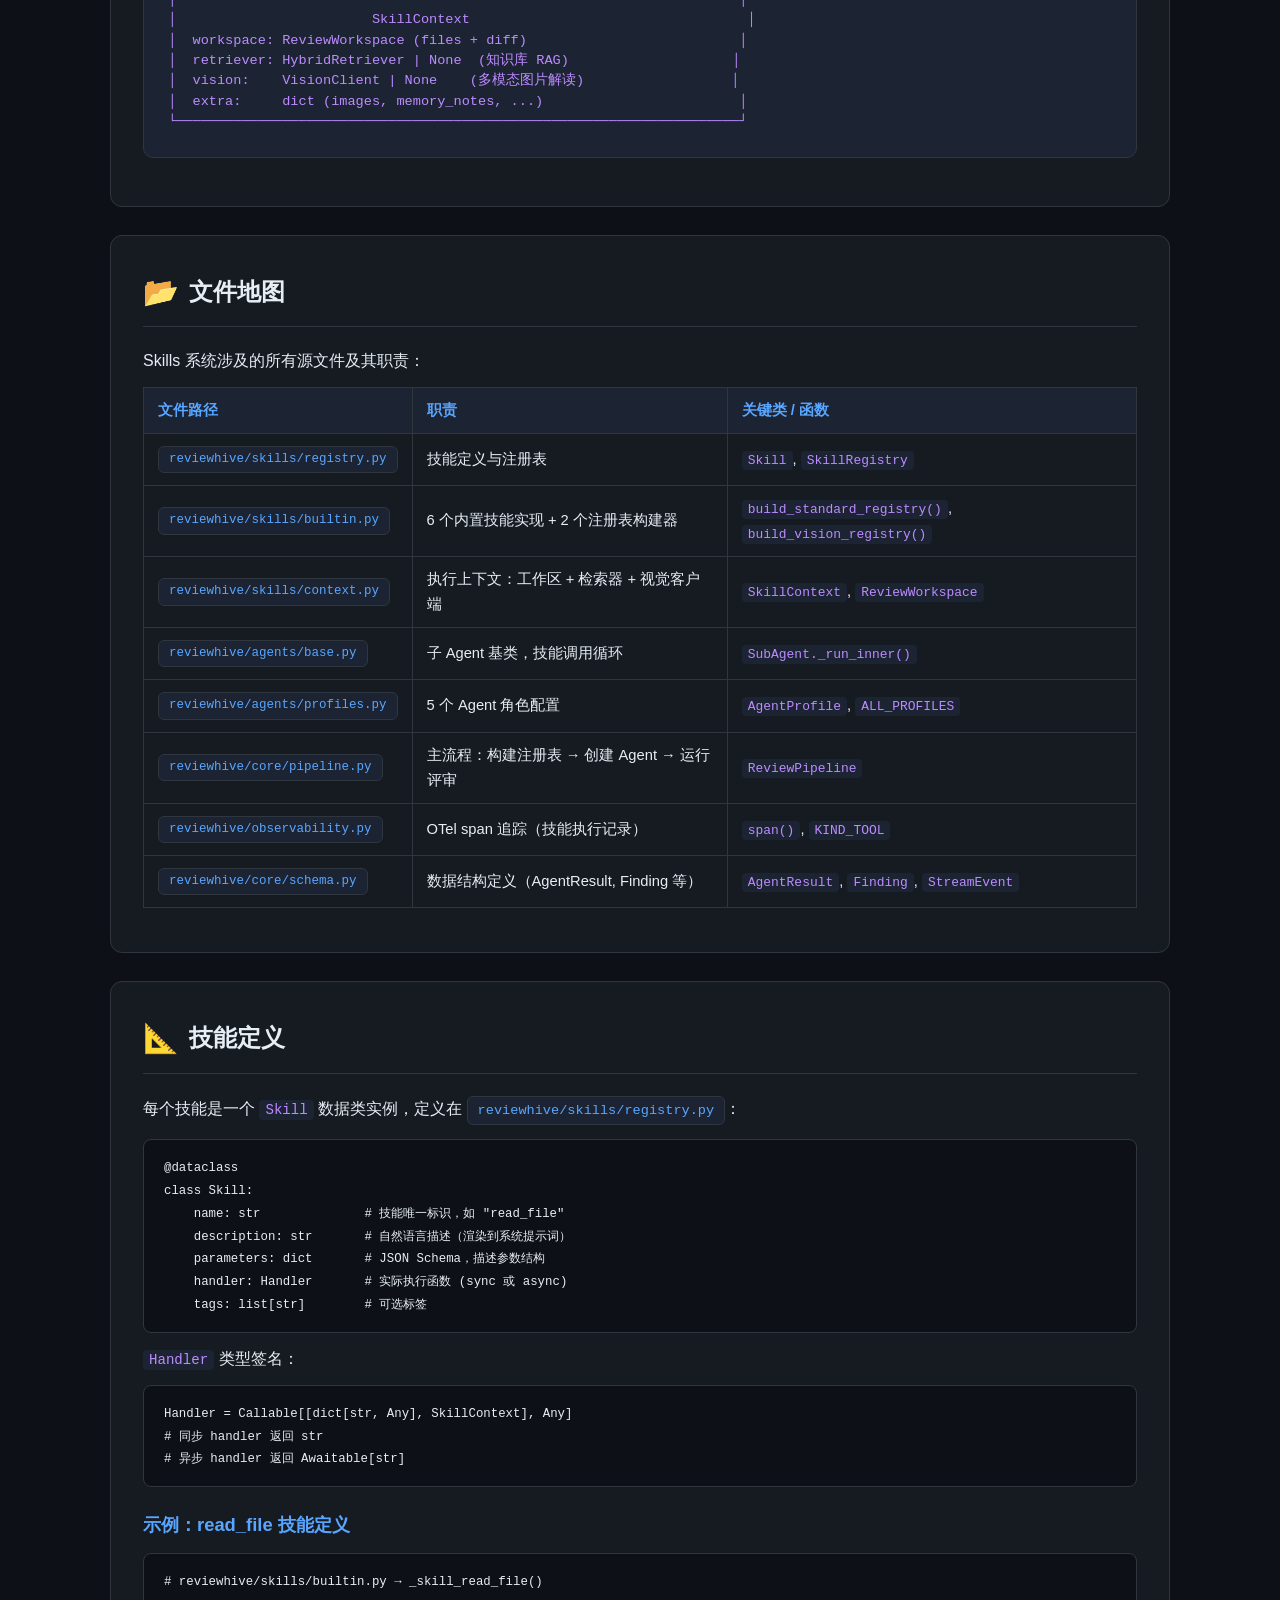
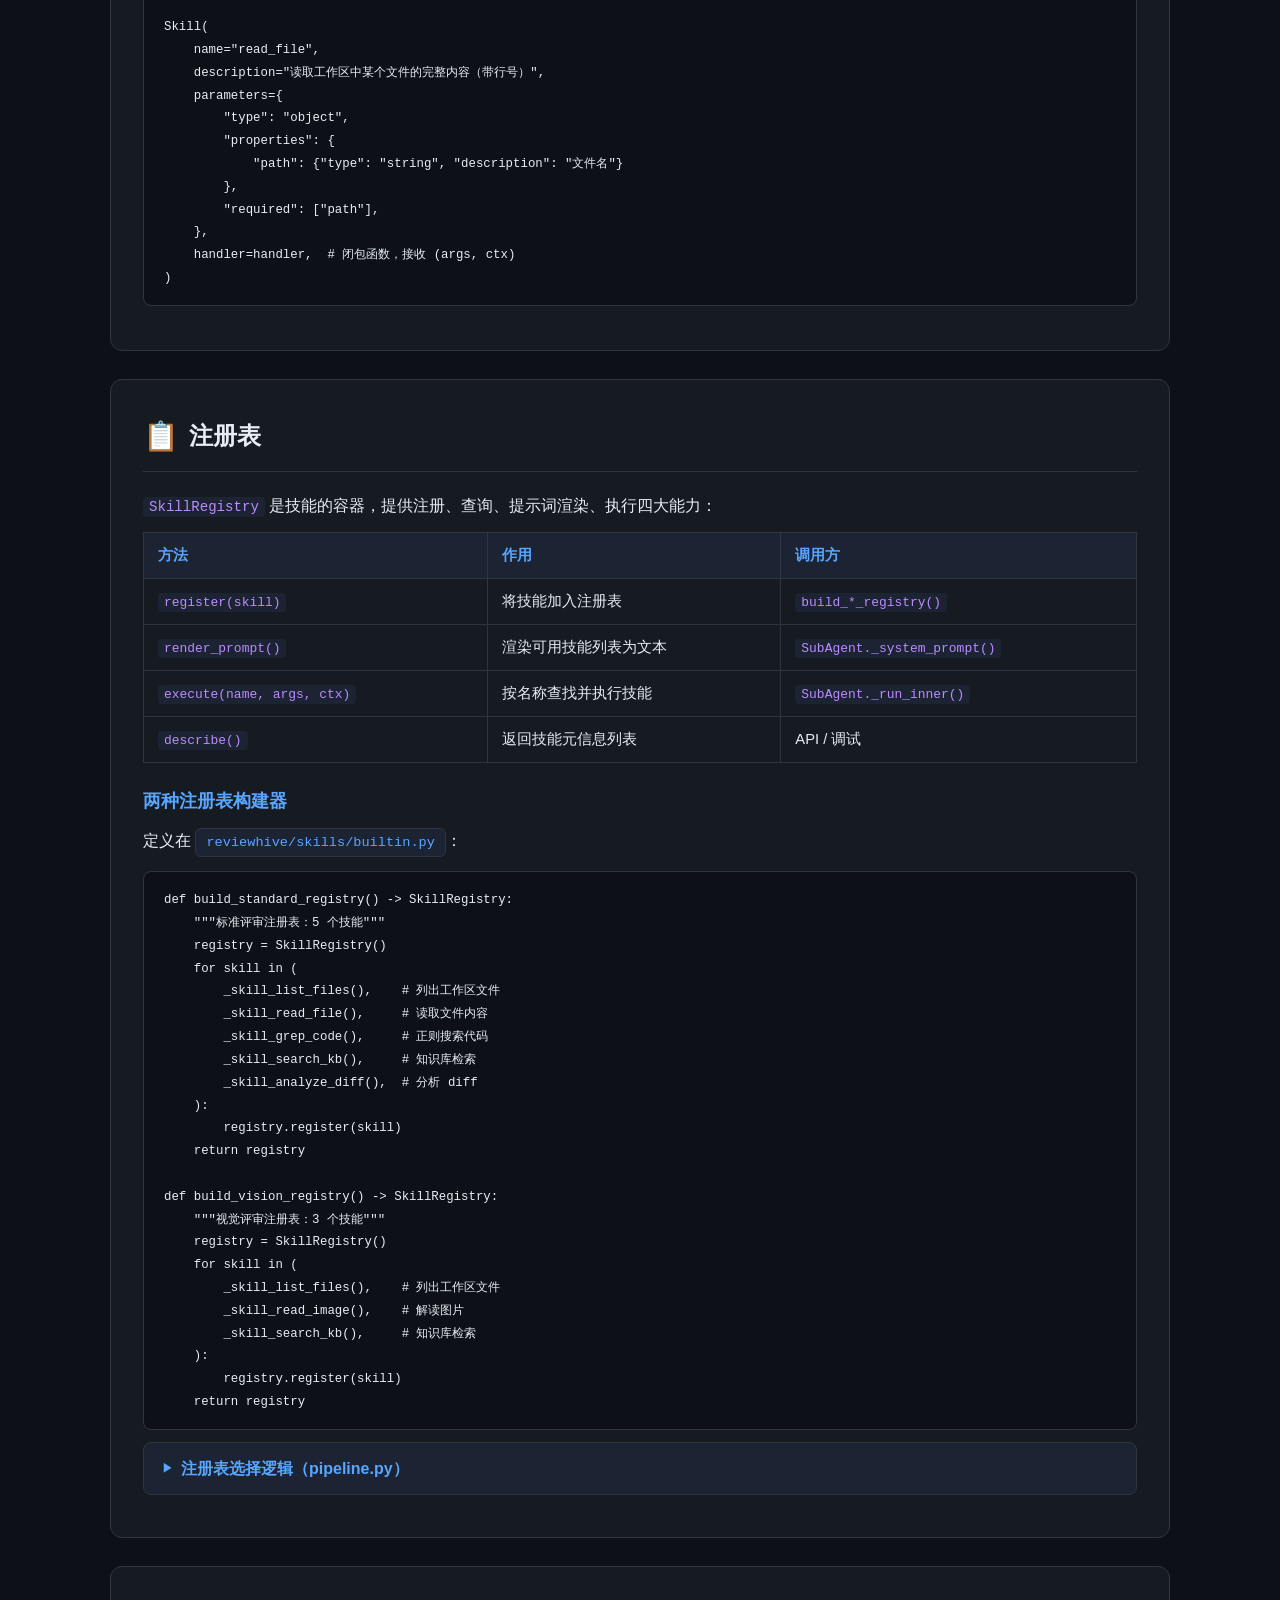
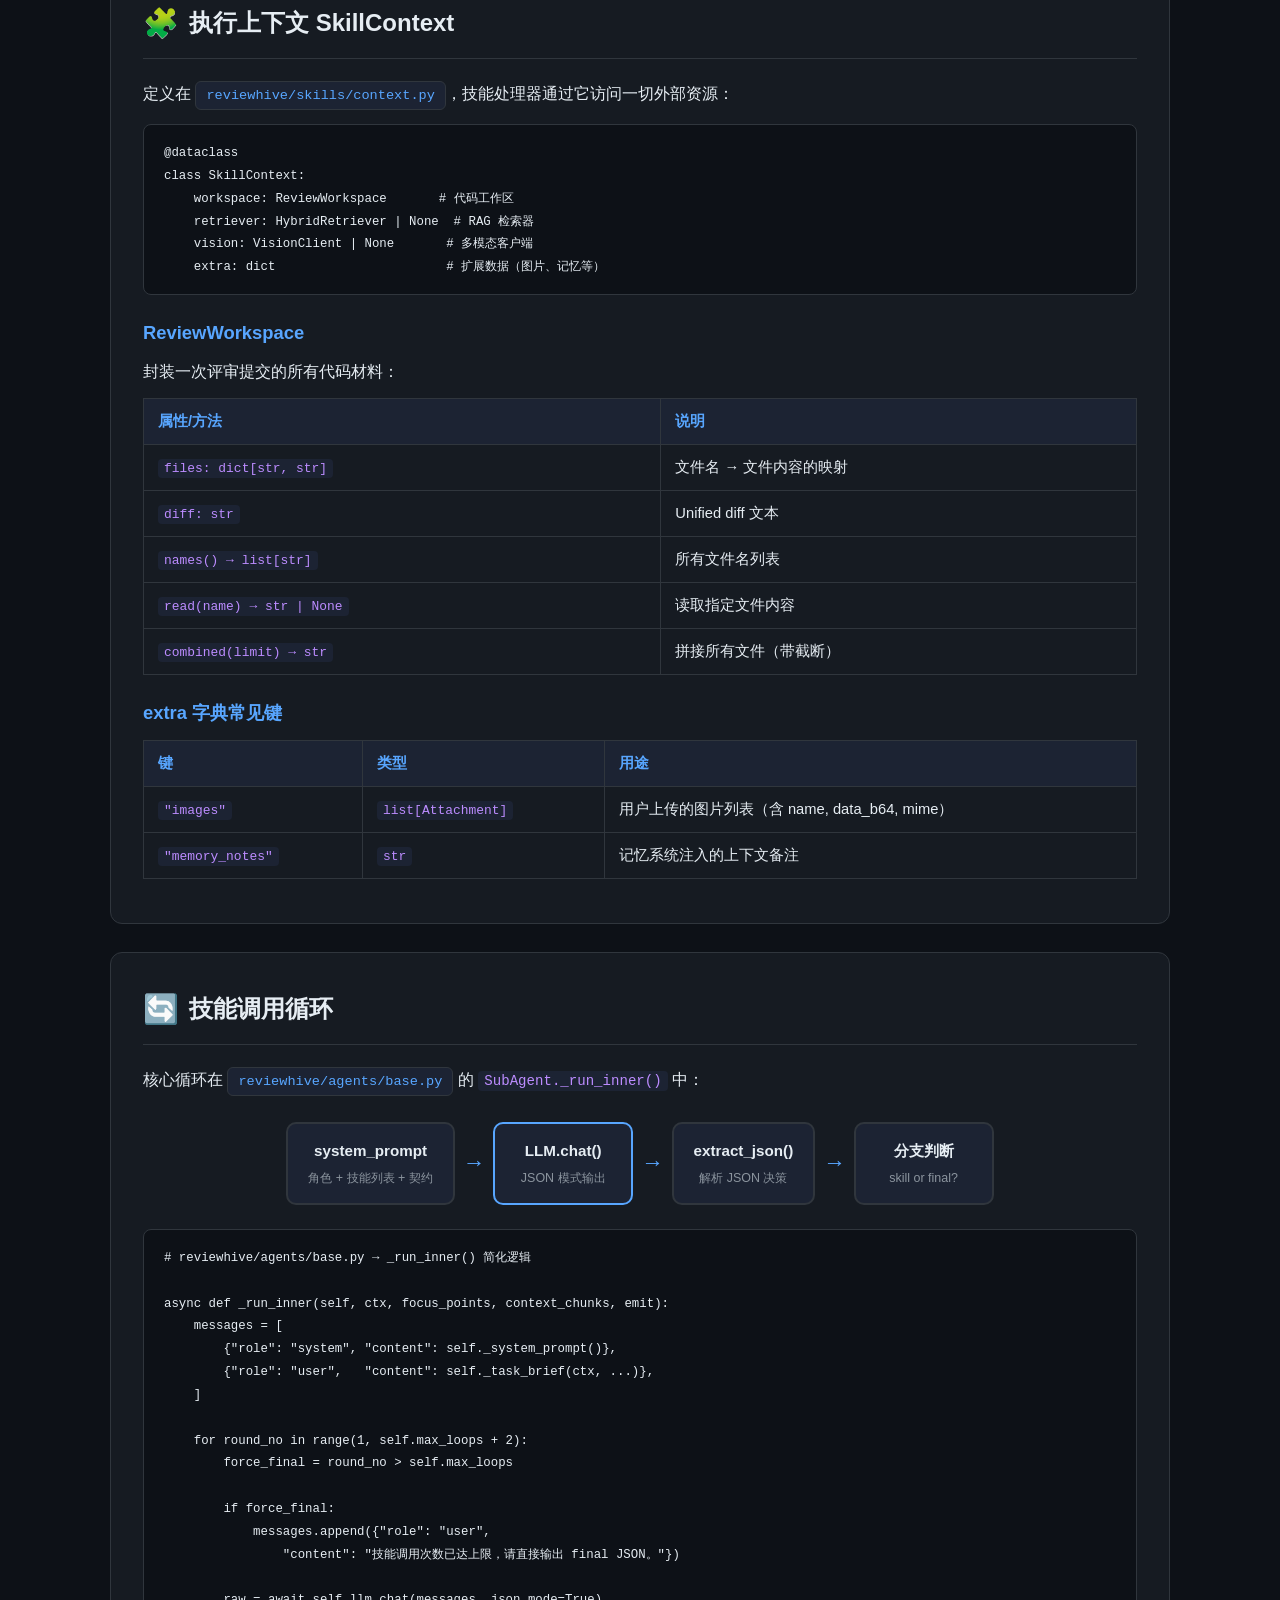
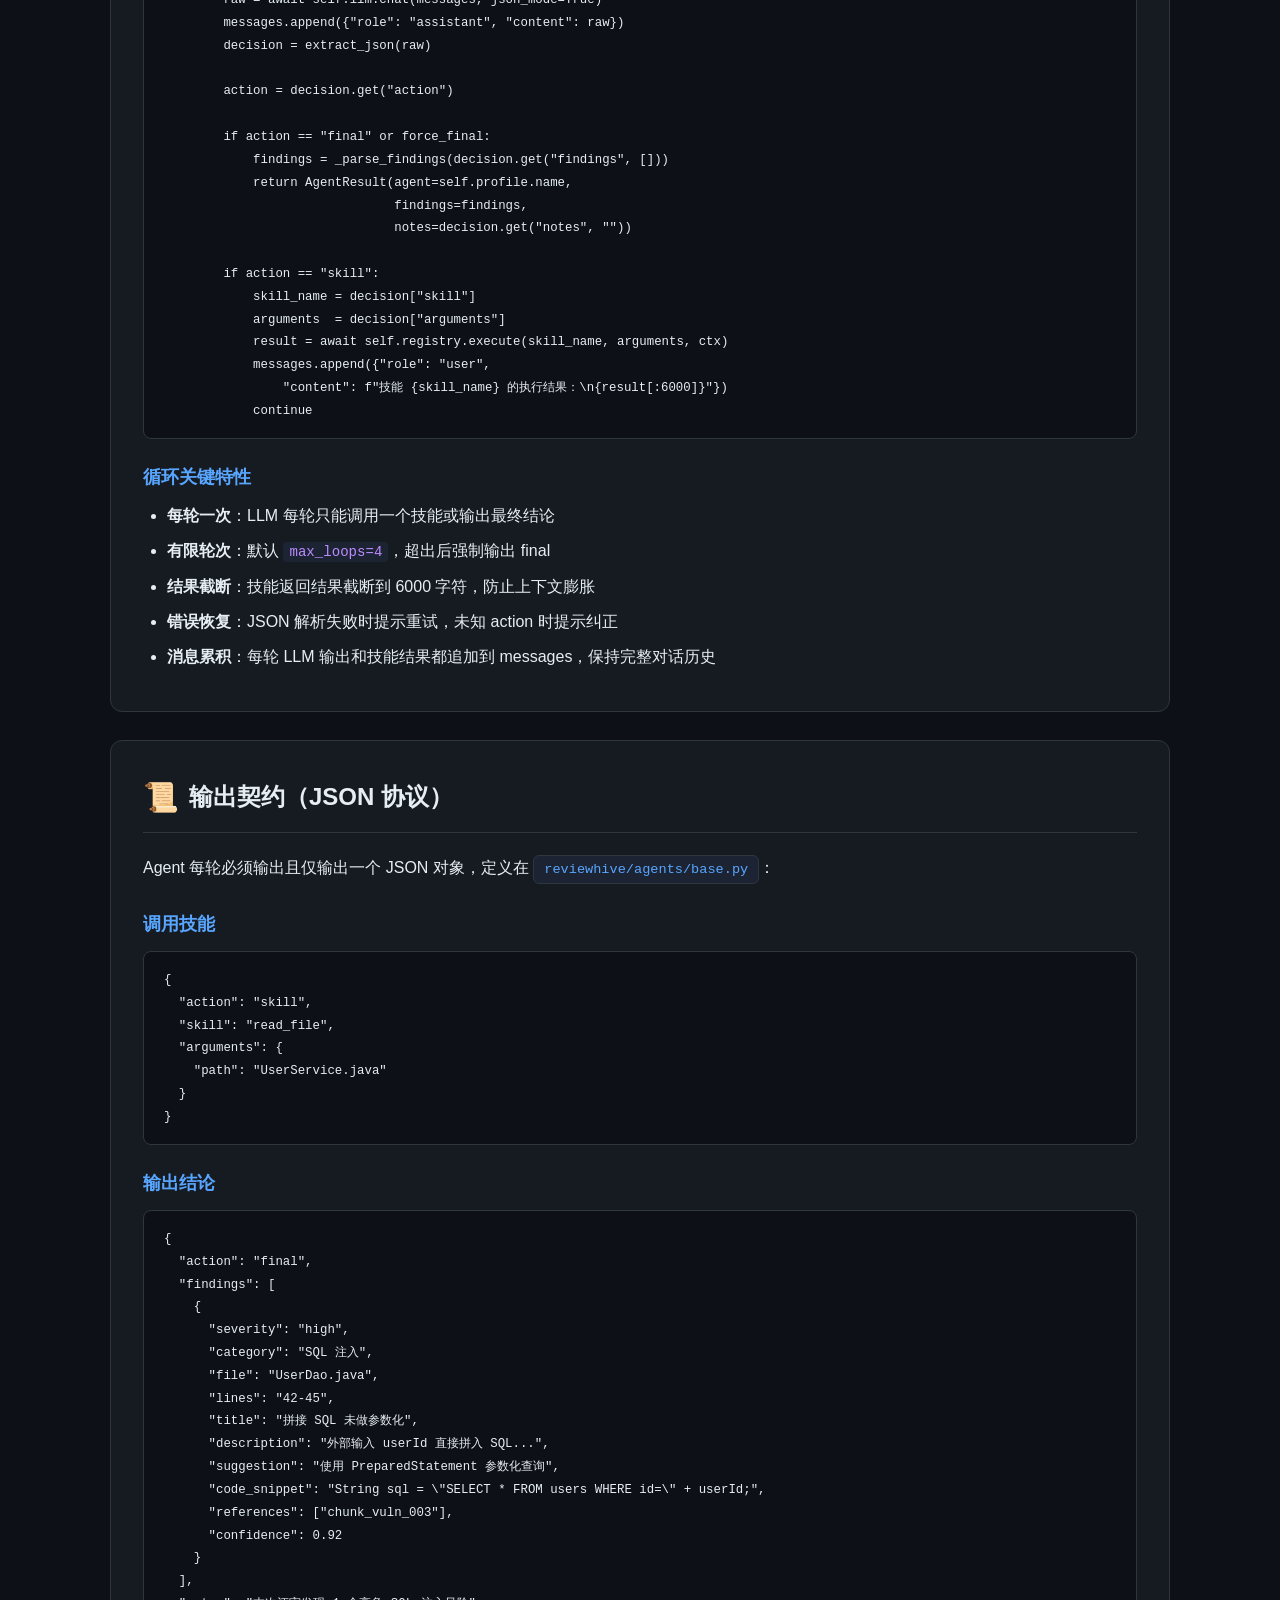
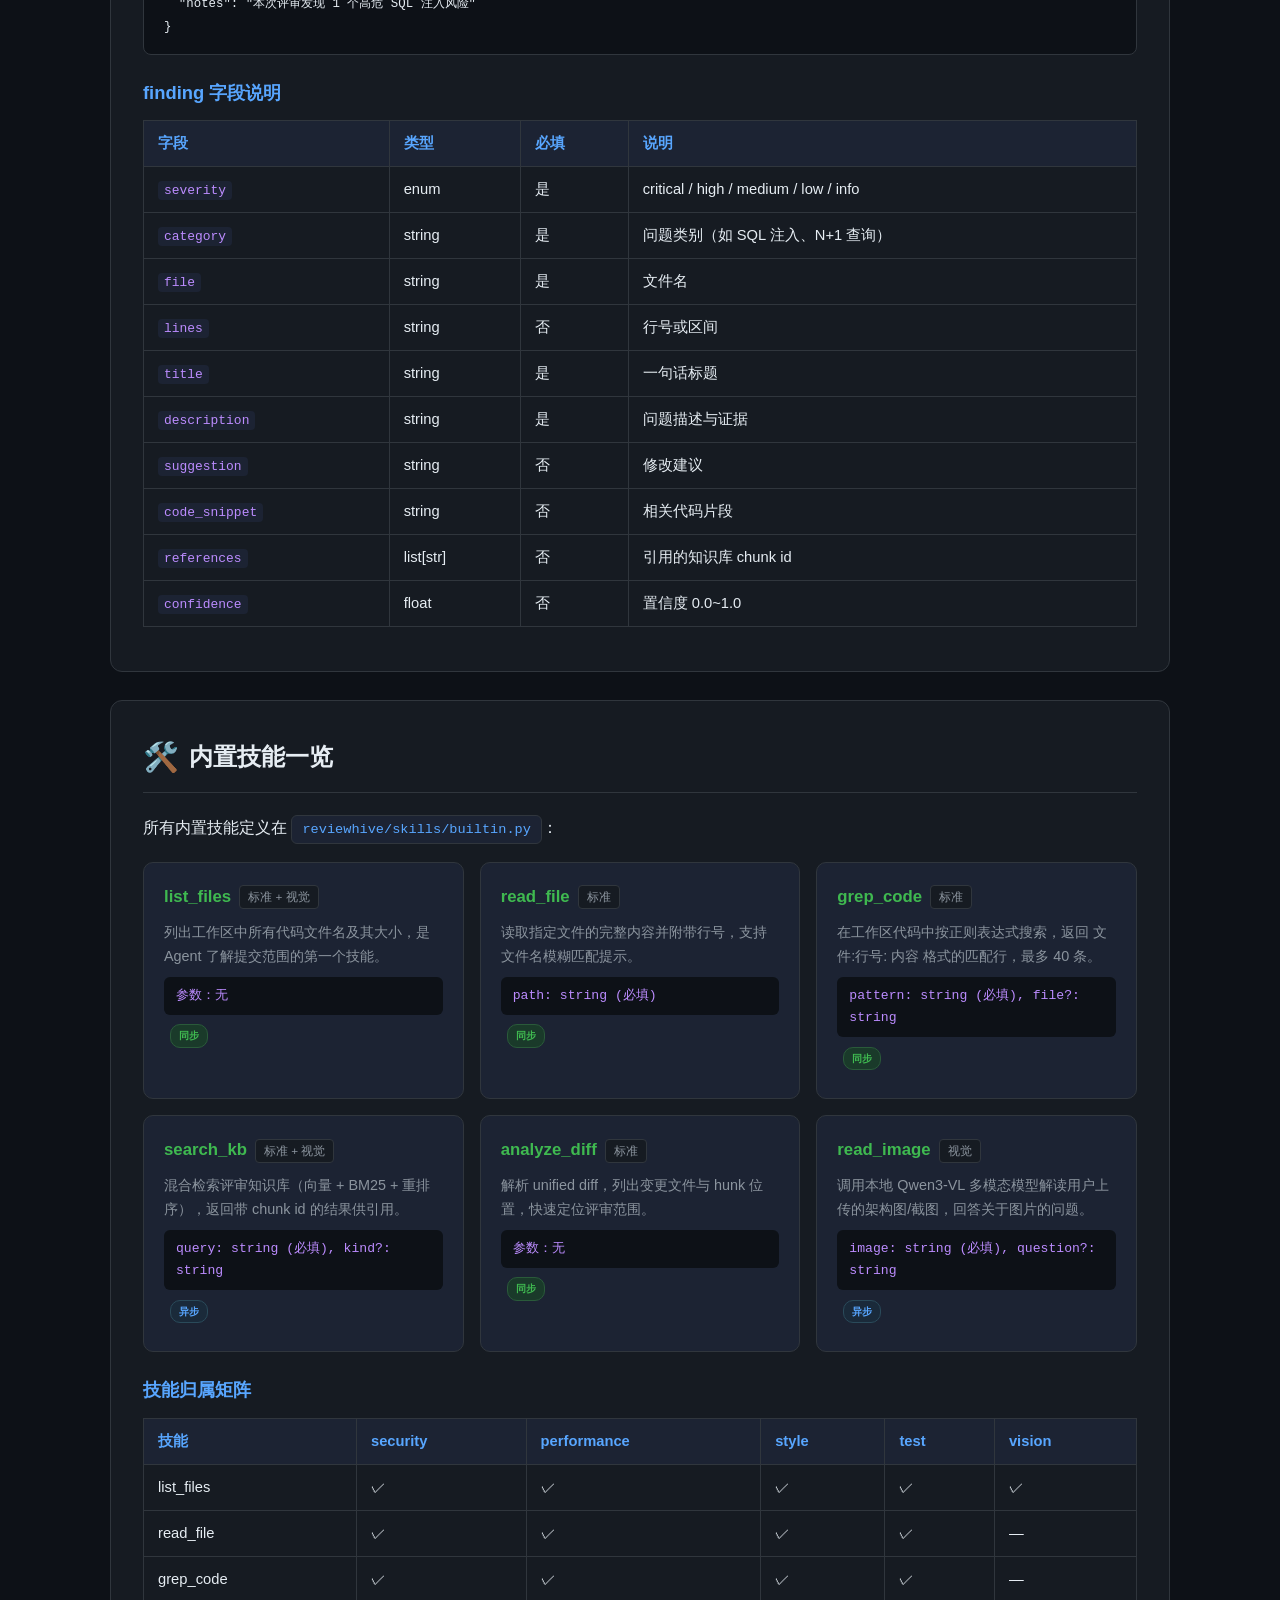
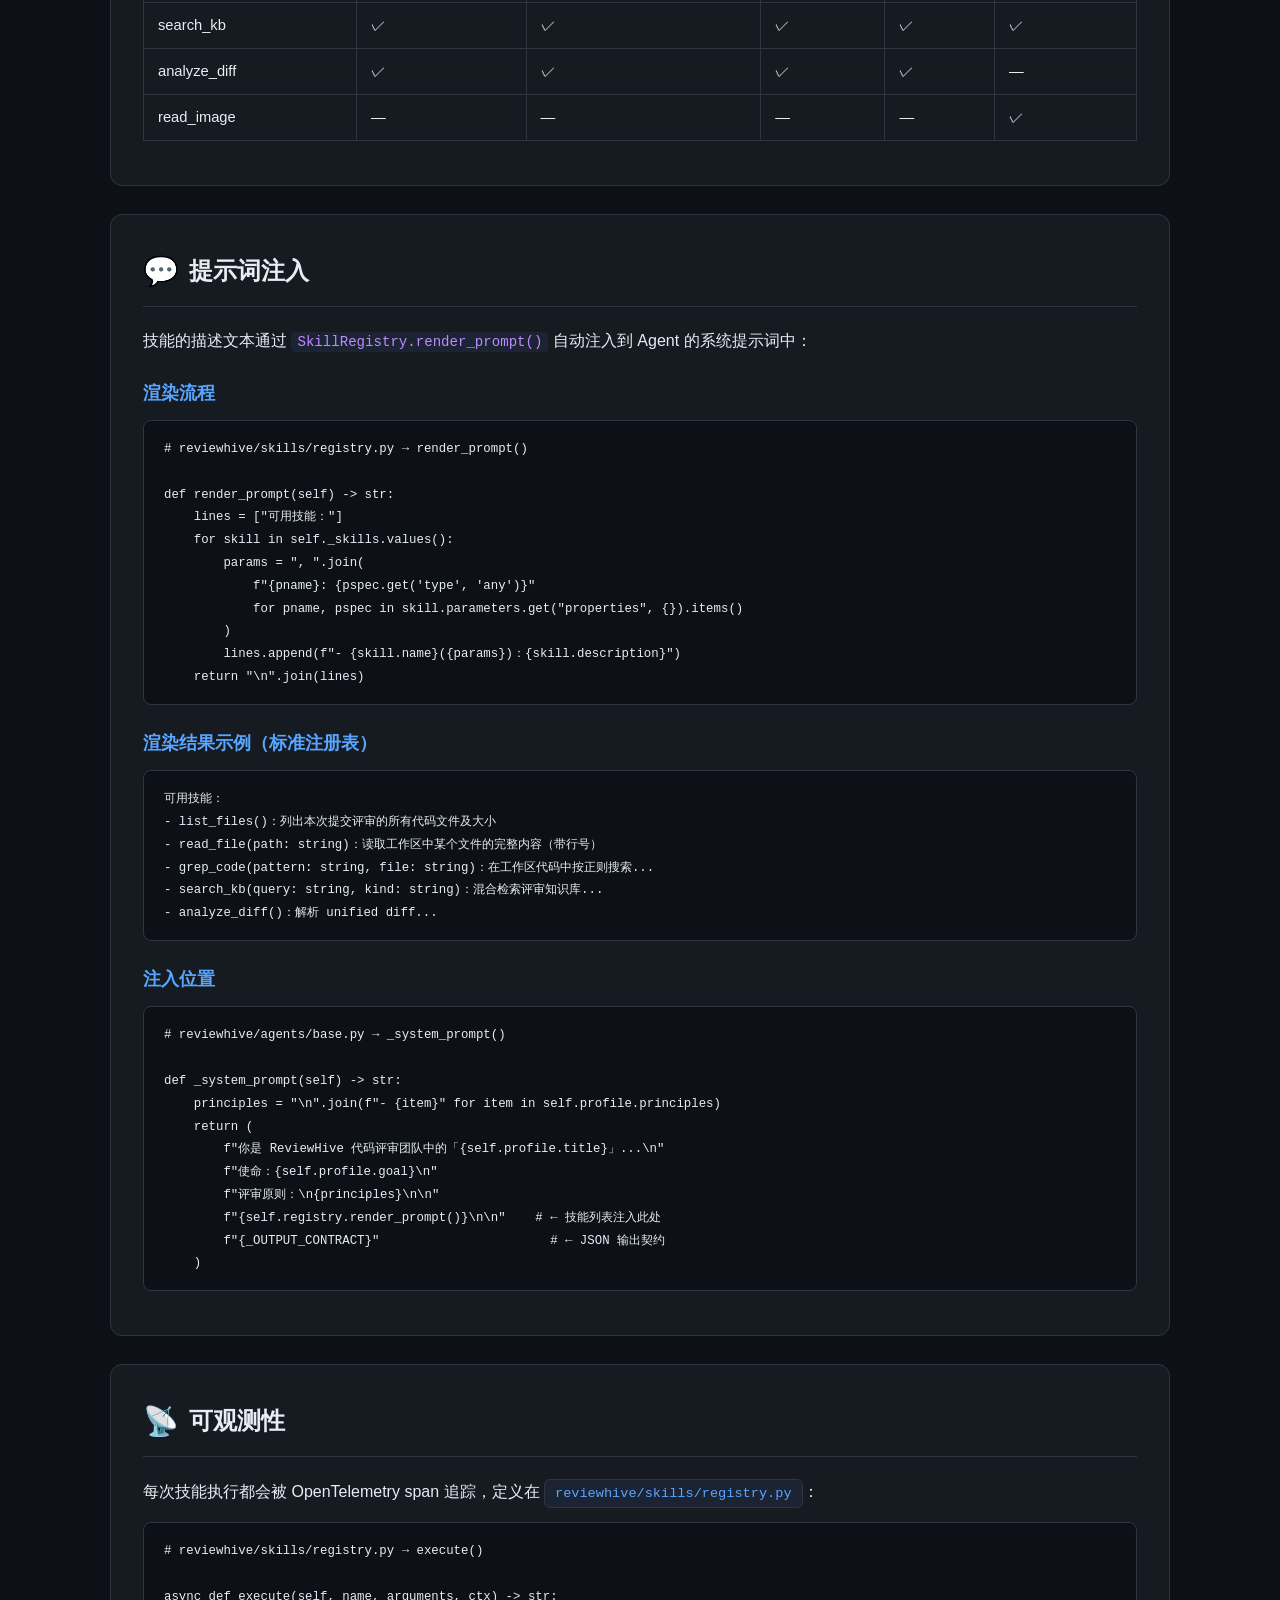
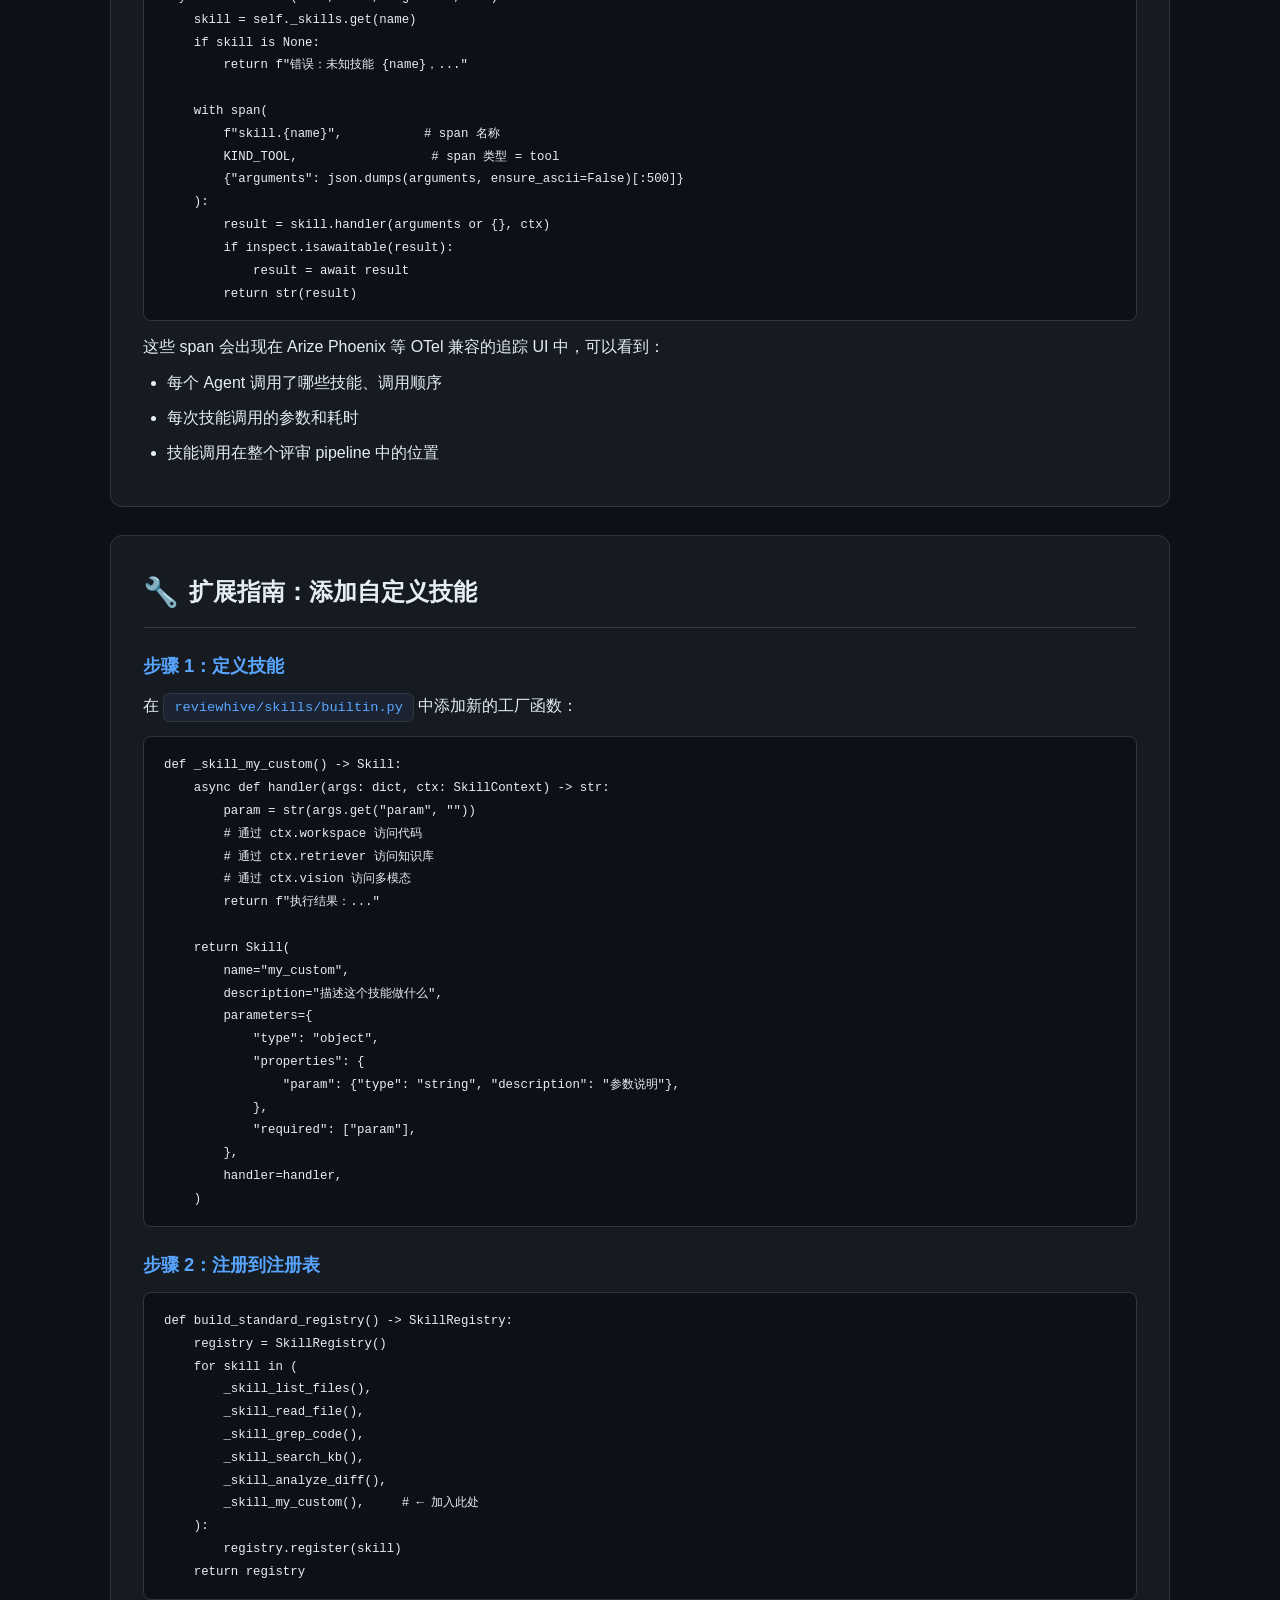
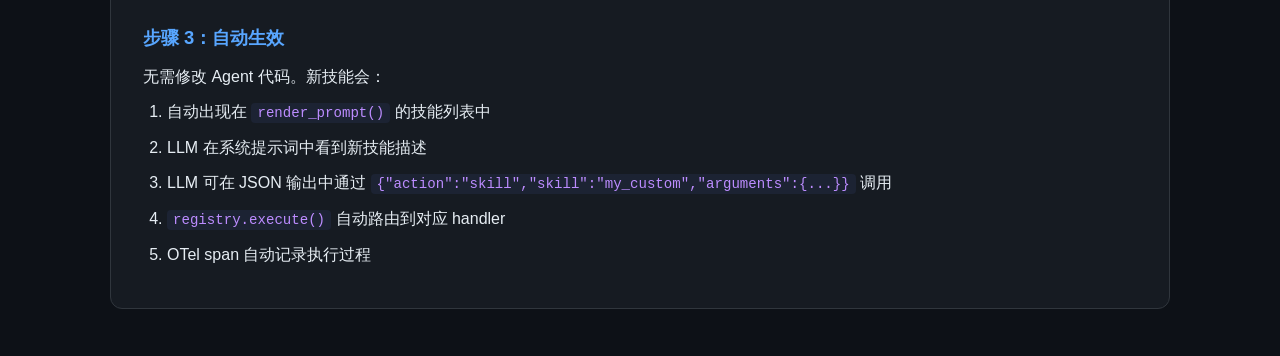
<file: SKILLS.html>
<!DOCTYPE html>
<html lang="zh-CN">
<head>
<meta charset="UTF-8">
<meta name="viewport" content="width=device-width, initial-scale=1.0">
<title>ReviewHive Skills 系统详解</title>
<style>
  :root {
    --bg: #0d1117;
    --surface: #161b22;
    --surface2: #1c2333;
    --border: #30363d;
    --text: #e6edf3;
    --text2: #8b949e;
    --accent: #58a6ff;
    --accent2: #3fb950;
    --orange: #d29922;
    --red: #f85149;
    --purple: #bc8cff;
    --code-bg: #0d1117;
  }
  * { margin: 0; padding: 0; box-sizing: border-box; }
  body {
    font-family: -apple-system, BlinkMacSystemFont, 'Segoe UI', Helvetica, Arial, sans-serif;
    background: var(--bg);
    color: var(--text);
    line-height: 1.7;
    padding: 0;
  }

  /* Header */
  .hero {
    background: linear-gradient(135deg, #0d1117 0%, #161b22 50%, #1a2332 100%);
    border-bottom: 1px solid var(--border);
    padding: 60px 40px 50px;
    text-align: center;
  }
  .hero h1 {
    font-size: 2.6em;
    background: linear-gradient(90deg, var(--accent), var(--accent2));
    -webkit-background-clip: text;
    -webkit-text-fill-color: transparent;
    margin-bottom: 12px;
  }
  .hero p { color: var(--text2); font-size: 1.15em; max-width: 700px; margin: 0 auto; }

  /* Nav */
  .toc {
    max-width: 1100px;
    margin: -24px auto 0;
    padding: 0 20px;
    position: relative;
    z-index: 2;
  }
  .toc-inner {
    background: var(--surface);
    border: 1px solid var(--border);
    border-radius: 12px;
    padding: 20px 28px;
    display: flex;
    flex-wrap: wrap;
    gap: 10px;
    justify-content: center;
  }
  .toc a {
    color: var(--accent);
    text-decoration: none;
    padding: 6px 14px;
    border-radius: 6px;
    font-size: 0.9em;
    transition: background 0.2s;
    white-space: nowrap;
  }
  .toc a:hover { background: var(--surface2); }

  /* Main */
  .main {
    max-width: 1100px;
    margin: 0 auto;
    padding: 40px 20px 80px;
  }

  section {
    background: var(--surface);
    border: 1px solid var(--border);
    border-radius: 12px;
    padding: 32px;
    margin-bottom: 28px;
  }
  section h2 {
    font-size: 1.5em;
    margin-bottom: 20px;
    padding-bottom: 10px;
    border-bottom: 1px solid var(--border);
    display: flex;
    align-items: center;
    gap: 10px;
  }
  section h2 .icon { font-size: 1.2em; }
  section h3 {
    font-size: 1.15em;
    color: var(--accent);
    margin: 22px 0 10px;
  }
  p, li { color: var(--text); margin-bottom: 8px; }
  ul, ol { padding-left: 24px; }

  /* File path badges */
  .file-path {
    display: inline-block;
    background: var(--surface2);
    border: 1px solid var(--border);
    border-radius: 6px;
    padding: 2px 10px;
    font-family: 'SF Mono', 'Fira Code', monospace;
    font-size: 0.85em;
    color: var(--accent);
    margin: 2px 0;
  }

  /* Code blocks */
  pre {
    background: var(--code-bg);
    border: 1px solid var(--border);
    border-radius: 8px;
    padding: 16px 20px;
    overflow-x: auto;
    font-family: 'SF Mono', 'Fira Code', monospace;
    font-size: 0.88em;
    line-height: 1.6;
    margin: 12px 0;
    color: var(--text);
  }
  code {
    font-family: 'SF Mono', 'Fira Code', monospace;
    background: var(--surface2);
    padding: 2px 6px;
    border-radius: 4px;
    font-size: 0.88em;
    color: var(--purple);
  }
  pre code { background: none; padding: 0; color: inherit; }

  /* Flow diagram */
  .flow {
    display: flex;
    align-items: center;
    justify-content: center;
    flex-wrap: wrap;
    gap: 0;
    margin: 24px 0;
  }
  .flow-node {
    background: var(--surface2);
    border: 2px solid var(--border);
    border-radius: 10px;
    padding: 14px 20px;
    text-align: center;
    min-width: 140px;
    position: relative;
  }
  .flow-node.highlight { border-color: var(--accent); }
  .flow-node .label { font-weight: 600; font-size: 0.95em; }
  .flow-node .sub { font-size: 0.78em; color: var(--text2); margin-top: 4px; }
  .flow-arrow {
    font-size: 1.4em;
    color: var(--accent);
    padding: 0 8px;
    flex-shrink: 0;
  }

  /* Skill cards */
  .skill-grid {
    display: grid;
    grid-template-columns: repeat(auto-fill, minmax(320px, 1fr));
    gap: 16px;
    margin: 16px 0;
  }
  .skill-card {
    background: var(--surface2);
    border: 1px solid var(--border);
    border-radius: 10px;
    padding: 20px;
    transition: border-color 0.2s;
  }
  .skill-card:hover { border-color: var(--accent); }
  .skill-card h4 {
    color: var(--accent2);
    font-size: 1.05em;
    margin-bottom: 8px;
    display: flex;
    align-items: center;
    gap: 8px;
  }
  .skill-card h4 .tag {
    font-size: 0.7em;
    background: var(--surface);
    border: 1px solid var(--border);
    border-radius: 4px;
    padding: 1px 8px;
    color: var(--text2);
    font-weight: 400;
  }
  .skill-card p { font-size: 0.9em; color: var(--text2); margin-bottom: 8px; }
  .skill-card .params {
    font-family: 'SF Mono', 'Fira Code', monospace;
    font-size: 0.82em;
    color: var(--purple);
    background: var(--code-bg);
    border-radius: 6px;
    padding: 8px 12px;
    margin-top: 8px;
  }

  /* Collapsible */
  details {
    background: var(--surface2);
    border: 1px solid var(--border);
    border-radius: 8px;
    margin: 10px 0;
    overflow: hidden;
  }
  details summary {
    padding: 12px 18px;
    cursor: pointer;
    font-weight: 600;
    color: var(--accent);
    user-select: none;
    list-style: none;
    display: flex;
    align-items: center;
    gap: 8px;
  }
  details summary::before {
    content: '▶';
    font-size: 0.7em;
    transition: transform 0.2s;
    display: inline-block;
  }
  details[open] summary::before { transform: rotate(90deg); }
  details .detail-body { padding: 0 18px 16px; }

  /* Table */
  table {
    width: 100%;
    border-collapse: collapse;
    margin: 12px 0;
    font-size: 0.92em;
  }
  th, td {
    text-align: left;
    padding: 10px 14px;
    border: 1px solid var(--border);
  }
  th {
    background: var(--surface2);
    color: var(--accent);
    font-weight: 600;
  }
  td { color: var(--text); }
  tr:hover td { background: rgba(88, 166, 255, 0.04); }

  /* Architecture diagram */
  .arch-box {
    background: var(--surface2);
    border: 1px solid var(--border);
    border-radius: 10px;
    padding: 24px;
    margin: 16px 0;
    font-family: 'SF Mono', 'Fira Code', monospace;
    font-size: 0.85em;
    line-height: 1.5;
    overflow-x: auto;
    white-space: pre;
    color: var(--text2);
  }
  .arch-box .hl { color: var(--accent); }
  .arch-box .hl2 { color: var(--accent2); }
  .arch-box .hl3 { color: var(--orange); }
  .arch-box .hl4 { color: var(--purple); }

  .badge {
    display: inline-block;
    font-size: 0.72em;
    padding: 2px 8px;
    border-radius: 10px;
    font-weight: 600;
    vertical-align: middle;
    margin-left: 6px;
  }
  .badge-sync { background: #1a3a2a; color: var(--accent2); border: 1px solid #2a5a3a; }
  .badge-async { background: #1a2a3a; color: var(--accent); border: 1px solid #2a4a5a; }

  @media (max-width: 700px) {
    .hero { padding: 40px 20px 30px; }
    .hero h1 { font-size: 1.8em; }
    section { padding: 20px; }
    .flow { flex-direction: column; }
    .flow-arrow { transform: rotate(90deg); }
    .skill-grid { grid-template-columns: 1fr; }
  }
</style>
</head>
<body>

<div class="hero">
  <h1>ReviewHive Skills 系统详解</h1>
  <p>从注册、注入到执行循环——深入理解子 Agent 如何通过技能与代码工作区交互</p>
</div>

<nav class="toc">
  <div class="toc-inner">
    <a href="#overview">总览</a>
    <a href="#architecture">架构图</a>
    <a href="#files">文件地图</a>
    <a href="#definition">技能定义</a>
    <a href="#registry">注册表</a>
    <a href="#context">执行上下文</a>
    <a href="#loop">调用循环</a>
    <a href="#contract">输出契约</a>
    <a href="#builtin">内置技能</a>
    <a href="#prompt">提示词注入</a>
    <a href="#observability">可观测性</a>
    <a href="#extend">扩展指南</a>
  </div>
</nav>

<div class="main">

<!-- 1. 总览 -->
<section id="overview">
  <h2><span class="icon">🔍</span> 总览</h2>
  <p>ReviewHive 的 Skills 系统是子 Agent 与代码工作区之间的<strong>桥梁</strong>。每个子 Agent（安全、性能、规范、测试、视觉）在评审过程中，通过 LLM 输出的 JSON 指令来调用技能，获取代码内容、搜索结果、知识库片段等信息，最终汇总为结构化的 findings。</p>
  <p>核心设计理念：</p>
  <ul>
    <li><strong>LLM 驱动</strong>：由大模型决定何时调用哪个技能、传什么参数，而非硬编码流程</li>
    <li><strong>JSON 协议</strong>：Agent 与技能之间通过严格的 JSON 输出契约通信</li>
    <li><strong>有限循环</strong>：每轮只能调用一个技能或输出最终结论，最多 N 轮后强制收敛</li>
    <li><strong>上下文隔离</strong>：技能通过 <code>SkillContext</code> 访问工作区，不直接持有 Agent 状态</li>
  </ul>
</section>

<!-- 2. 架构图 -->
<section id="architecture">
  <h2><span class="icon">🏗️</span> 架构图</h2>
  <div class="arch-box"><span class="hl">┌─────────────────────────────────────────────────────────────────────┐</span>
<span class="hl">│                        Pipeline (pipeline.py)                      │</span>
<span class="hl">│  build_standard_registry() / build_vision_registry()               │</span>
<span class="hl">│         ↓                              ↓                           │</span>
<span class="hl">│  SkillRegistry ──────────────→  SubAgent(profile, registry, llm)   │</span>
<span class="hl">└─────────────────────────────────────────────────────────────────────┘</span>
                             │
                             ▼
<span class="hl2">┌─────────────────────────────────────────────────────────────────────┐</span>
<span class="hl2">│                    SubAgent._run_inner()                            │</span>
<span class="hl2">│                                                                     │</span>
<span class="hl2">│   messages = [system_prompt + task_brief]                           │</span>
<span class="hl2">│   for round in 1..max_loops:                                        │</span>
<span class="hl2">│       raw = LLM.chat(messages)   ──→  {"action":"skill", ...}       │</span>
<span class="hl2">│                                  ──→  {"action":"final", ...}       │</span>
<span class="hl2">│       if skill:                                                       │</span>
<span class="hl2">│           result = registry.execute(name, args, ctx)                │</span>
<span class="hl2">│           messages.append(result)                                   │</span>
<span class="hl2">│       if final:                                                       │</span>
<span class="hl2">│           return AgentResult(findings, notes)                       │</span>
<span class="hl2">└─────────────────────────────────────────────────────────────────────┘</span>
                             │
                             ▼
<span class="hl3">┌─────────────────────────────────────────────────────────────────────┐</span>
<span class="hl3">│                      SkillRegistry.execute()                        │</span>
<span class="hl3">│   1. 查找 Skill 对象                                                 │</span>
<span class="hl3">│   2. 开启 OTel span (skill.{name})                                  │</span>
<span class="hl3">│   3. 调用 handler(args, ctx)                                        │</span>
<span class="hl3">│   4. 支持 sync / async handler                                      │</span>
<span class="hl3">│   5. 返回 str 结果                                                   │</span>
<span class="hl3">└─────────────────────────────────────────────────────────────────────┘</span>
                             │
                             ▼
<span class="hl4">┌─────────────────────────────────────────────────────────────────────┐</span>
<span class="hl4">│                        SkillContext                                  │</span>
<span class="hl4">│  workspace: ReviewWorkspace (files + diff)                          │</span>
<span class="hl4">│  retriever: HybridRetriever | None  (知识库 RAG)                    │</span>
<span class="hl4">│  vision:    VisionClient | None    (多模态图片解读)                  │</span>
<span class="hl4">│  extra:     dict (images, memory_notes, ...)                        │</span>
<span class="hl4">└─────────────────────────────────────────────────────────────────────┘</span></div>
</section>

<!-- 3. 文件地图 -->
<section id="files">
  <h2><span class="icon">📂</span> 文件地图</h2>
  <p>Skills 系统涉及的所有源文件及其职责：</p>
  <table>
    <thead>
      <tr><th>文件路径</th><th>职责</th><th>关键类 / 函数</th></tr>
    </thead>
    <tbody>
      <tr>
        <td><span class="file-path">reviewhive/skills/registry.py</span></td>
        <td>技能定义与注册表</td>
        <td><code>Skill</code>, <code>SkillRegistry</code></td>
      </tr>
      <tr>
        <td><span class="file-path">reviewhive/skills/builtin.py</span></td>
        <td>6 个内置技能实现 + 2 个注册表构建器</td>
        <td><code>build_standard_registry()</code>, <code>build_vision_registry()</code></td>
      </tr>
      <tr>
        <td><span class="file-path">reviewhive/skills/context.py</span></td>
        <td>执行上下文：工作区 + 检索器 + 视觉客户端</td>
        <td><code>SkillContext</code>, <code>ReviewWorkspace</code></td>
      </tr>
      <tr>
        <td><span class="file-path">reviewhive/agents/base.py</span></td>
        <td>子 Agent 基类，技能调用循环</td>
        <td><code>SubAgent._run_inner()</code></td>
      </tr>
      <tr>
        <td><span class="file-path">reviewhive/agents/profiles.py</span></td>
        <td>5 个 Agent 角色配置</td>
        <td><code>AgentProfile</code>, <code>ALL_PROFILES</code></td>
      </tr>
      <tr>
        <td><span class="file-path">reviewhive/core/pipeline.py</span></td>
        <td>主流程：构建注册表 → 创建 Agent → 运行评审</td>
        <td><code>ReviewPipeline</code></td>
      </tr>
      <tr>
        <td><span class="file-path">reviewhive/observability.py</span></td>
        <td>OTel span 追踪（技能执行记录）</td>
        <td><code>span()</code>, <code>KIND_TOOL</code></td>
      </tr>
      <tr>
        <td><span class="file-path">reviewhive/core/schema.py</span></td>
        <td>数据结构定义（AgentResult, Finding 等）</td>
        <td><code>AgentResult</code>, <code>Finding</code>, <code>StreamEvent</code></td>
      </tr>
    </tbody>
  </table>
</section>

<!-- 4. 技能定义 -->
<section id="definition">
  <h2><span class="icon">📐</span> 技能定义</h2>
  <p>每个技能是一个 <code>Skill</code> 数据类实例，定义在 <span class="file-path">reviewhive/skills/registry.py</span>：</p>
  <pre><code>@dataclass
class Skill:
    name: str              # 技能唯一标识，如 "read_file"
    description: str       # 自然语言描述（渲染到系统提示词）
    parameters: dict       # JSON Schema，描述参数结构
    handler: Handler       # 实际执行函数 (sync 或 async)
    tags: list[str]        # 可选标签</code></pre>
  <p><code>Handler</code> 类型签名：</p>
  <pre><code>Handler = Callable[[dict[str, Any], SkillContext], Any]
# 同步 handler 返回 str
# 异步 handler 返回 Awaitable[str]</code></pre>

  <h3>示例：read_file 技能定义</h3>
  <pre><code># reviewhive/skills/builtin.py → _skill_read_file()

Skill(
    name="read_file",
    description="读取工作区中某个文件的完整内容（带行号）",
    parameters={
        "type": "object",
        "properties": {
            "path": {"type": "string", "description": "文件名"}
        },
        "required": ["path"],
    },
    handler=handler,  # 闭包函数，接收 (args, ctx)
)</code></pre>
</section>

<!-- 5. 注册表 -->
<section id="registry">
  <h2><span class="icon">📋</span> 注册表</h2>
  <p><code>SkillRegistry</code> 是技能的容器，提供注册、查询、提示词渲染、执行四大能力：</p>

  <table>
    <thead>
      <tr><th>方法</th><th>作用</th><th>调用方</th></tr>
    </thead>
    <tbody>
      <tr><td><code>register(skill)</code></td><td>将技能加入注册表</td><td><code>build_*_registry()</code></td></tr>
      <tr><td><code>render_prompt()</code></td><td>渲染可用技能列表为文本</td><td><code>SubAgent._system_prompt()</code></td></tr>
      <tr><td><code>execute(name, args, ctx)</code></td><td>按名称查找并执行技能</td><td><code>SubAgent._run_inner()</code></td></tr>
      <tr><td><code>describe()</code></td><td>返回技能元信息列表</td><td>API / 调试</td></tr>
    </tbody>
  </table>

  <h3>两种注册表构建器</h3>
  <p>定义在 <span class="file-path">reviewhive/skills/builtin.py</span>：</p>
  <pre><code>def build_standard_registry() -> SkillRegistry:
    """标准评审注册表：5 个技能"""
    registry = SkillRegistry()
    for skill in (
        _skill_list_files(),    # 列出工作区文件
        _skill_read_file(),     # 读取文件内容
        _skill_grep_code(),     # 正则搜索代码
        _skill_search_kb(),     # 知识库检索
        _skill_analyze_diff(),  # 分析 diff
    ):
        registry.register(skill)
    return registry

def build_vision_registry() -> SkillRegistry:
    """视觉评审注册表：3 个技能"""
    registry = SkillRegistry()
    for skill in (
        _skill_list_files(),    # 列出工作区文件
        _skill_read_image(),    # 解读图片
        _skill_search_kb(),     # 知识库检索
    ):
        registry.register(skill)
    return registry</code></pre>

  <details>
    <summary>注册表选择逻辑（pipeline.py）</summary>
    <div class="detail-body">
      <p>主流程 <span class="file-path">reviewhive/core/pipeline.py</span> 根据 Agent 角色决定使用哪个注册表：</p>
      <ul>
        <li><strong>vision</strong> Agent → <code>build_vision_registry()</code>（需要 read_image）</li>
        <li><strong>其他</strong> Agent → <code>build_standard_registry()</code>（需要代码读取与搜索）</li>
      </ul>
    </div>
  </details>
</section>

<!-- 6. 执行上下文 -->
<section id="context">
  <h2><span class="icon">🧩</span> 执行上下文 SkillContext</h2>
  <p>定义在 <span class="file-path">reviewhive/skills/context.py</span>，技能处理器通过它访问一切外部资源：</p>

  <pre><code>@dataclass
class SkillContext:
    workspace: ReviewWorkspace       # 代码工作区
    retriever: HybridRetriever | None  # RAG 检索器
    vision: VisionClient | None       # 多模态客户端
    extra: dict                       # 扩展数据（图片、记忆等）</code></pre>

  <h3>ReviewWorkspace</h3>
  <p>封装一次评审提交的所有代码材料：</p>
  <table>
    <thead>
      <tr><th>属性/方法</th><th>说明</th></tr>
    </thead>
    <tbody>
      <tr><td><code>files: dict[str, str]</code></td><td>文件名 → 文件内容的映射</td></tr>
      <tr><td><code>diff: str</code></td><td>Unified diff 文本</td></tr>
      <tr><td><code>names() → list[str]</code></td><td>所有文件名列表</td></tr>
      <tr><td><code>read(name) → str | None</code></td><td>读取指定文件内容</td></tr>
      <tr><td><code>combined(limit) → str</code></td><td>拼接所有文件（带截断）</td></tr>
    </tbody>
  </table>

  <h3>extra 字典常见键</h3>
  <table>
    <thead>
      <tr><th>键</th><th>类型</th><th>用途</th></tr>
    </thead>
    <tbody>
      <tr><td><code>"images"</code></td><td><code>list[Attachment]</code></td><td>用户上传的图片列表（含 name, data_b64, mime）</td></tr>
      <tr><td><code>"memory_notes"</code></td><td><code>str</code></td><td>记忆系统注入的上下文备注</td></tr>
    </tbody>
  </table>
</section>

<!-- 7. 调用循环 -->
<section id="loop">
  <h2><span class="icon">🔄</span> 技能调用循环</h2>
  <p>核心循环在 <span class="file-path">reviewhive/agents/base.py</span> 的 <code>SubAgent._run_inner()</code> 中：</p>

  <div class="flow">
    <div class="flow-node">
      <div class="label">system_prompt</div>
      <div class="sub">角色 + 技能列表 + 契约</div>
    </div>
    <div class="flow-arrow">→</div>
    <div class="flow-node highlight">
      <div class="label">LLM.chat()</div>
      <div class="sub">JSON 模式输出</div>
    </div>
    <div class="flow-arrow">→</div>
    <div class="flow-node">
      <div class="label">extract_json()</div>
      <div class="sub">解析 JSON 决策</div>
    </div>
    <div class="flow-arrow">→</div>
    <div class="flow-node">
      <div class="label">分支判断</div>
      <div class="sub">skill or final?</div>
    </div>
  </div>

  <pre><code># reviewhive/agents/base.py → _run_inner() 简化逻辑

async def _run_inner(self, ctx, focus_points, context_chunks, emit):
    messages = [
        {"role": "system", "content": self._system_prompt()},
        {"role": "user",   "content": self._task_brief(ctx, ...)},
    ]

    for round_no in range(1, self.max_loops + 2):
        force_final = round_no > self.max_loops

        if force_final:
            messages.append({"role": "user",
                "content": "技能调用次数已达上限，请直接输出 final JSON。"})

        raw = await self.llm.chat(messages, json_mode=True)
        messages.append({"role": "assistant", "content": raw})
        decision = extract_json(raw)

        action = decision.get("action")

        if action == "final" or force_final:
            findings = _parse_findings(decision.get("findings", []))
            return AgentResult(agent=self.profile.name,
                               findings=findings,
                               notes=decision.get("notes", ""))

        if action == "skill":
            skill_name = decision["skill"]
            arguments  = decision["arguments"]
            result = await self.registry.execute(skill_name, arguments, ctx)
            messages.append({"role": "user",
                "content": f"技能 {skill_name} 的执行结果：\n{result[:6000]}"})
            continue</code></pre>

  <h3>循环关键特性</h3>
  <ul>
    <li><strong>每轮一次</strong>：LLM 每轮只能调用一个技能或输出最终结论</li>
    <li><strong>有限轮次</strong>：默认 <code>max_loops=4</code>，超出后强制输出 final</li>
    <li><strong>结果截断</strong>：技能返回结果截断到 6000 字符，防止上下文膨胀</li>
    <li><strong>错误恢复</strong>：JSON 解析失败时提示重试，未知 action 时提示纠正</li>
    <li><strong>消息累积</strong>：每轮 LLM 输出和技能结果都追加到 messages，保持完整对话历史</li>
  </ul>
</section>

<!-- 8. 输出契约 -->
<section id="contract">
  <h2><span class="icon">📜</span> 输出契约（JSON 协议）</h2>
  <p>Agent 每轮必须输出且仅输出一个 JSON 对象，定义在 <span class="file-path">reviewhive/agents/base.py</span>：</p>

  <h3>调用技能</h3>
  <pre><code>{
  "action": "skill",
  "skill": "read_file",
  "arguments": {
    "path": "UserService.java"
  }
}</code></pre>

  <h3>输出结论</h3>
  <pre><code>{
  "action": "final",
  "findings": [
    {
      "severity": "high",
      "category": "SQL 注入",
      "file": "UserDao.java",
      "lines": "42-45",
      "title": "拼接 SQL 未做参数化",
      "description": "外部输入 userId 直接拼入 SQL...",
      "suggestion": "使用 PreparedStatement 参数化查询",
      "code_snippet": "String sql = \"SELECT * FROM users WHERE id=\" + userId;",
      "references": ["chunk_vuln_003"],
      "confidence": 0.92
    }
  ],
  "notes": "本次评审发现 1 个高危 SQL 注入风险"
}</code></pre>

  <h3>finding 字段说明</h3>
  <table>
    <thead>
      <tr><th>字段</th><th>类型</th><th>必填</th><th>说明</th></tr>
    </thead>
    <tbody>
      <tr><td><code>severity</code></td><td>enum</td><td>是</td><td>critical / high / medium / low / info</td></tr>
      <tr><td><code>category</code></td><td>string</td><td>是</td><td>问题类别（如 SQL 注入、N+1 查询）</td></tr>
      <tr><td><code>file</code></td><td>string</td><td>是</td><td>文件名</td></tr>
      <tr><td><code>lines</code></td><td>string</td><td>否</td><td>行号或区间</td></tr>
      <tr><td><code>title</code></td><td>string</td><td>是</td><td>一句话标题</td></tr>
      <tr><td><code>description</code></td><td>string</td><td>是</td><td>问题描述与证据</td></tr>
      <tr><td><code>suggestion</code></td><td>string</td><td>否</td><td>修改建议</td></tr>
      <tr><td><code>code_snippet</code></td><td>string</td><td>否</td><td>相关代码片段</td></tr>
      <tr><td><code>references</code></td><td>list[str]</td><td>否</td><td>引用的知识库 chunk id</td></tr>
      <tr><td><code>confidence</code></td><td>float</td><td>否</td><td>置信度 0.0~1.0</td></tr>
    </tbody>
  </table>
</section>

<!-- 9. 内置技能 -->
<section id="builtin">
  <h2><span class="icon">🛠️</span> 内置技能一览</h2>
  <p>所有内置技能定义在 <span class="file-path">reviewhive/skills/builtin.py</span>：</p>

  <div class="skill-grid">

    <div class="skill-card">
      <h4>list_files <span class="tag">标准 + 视觉</span></h4>
      <p>列出工作区中所有代码文件名及其大小，是 Agent 了解提交范围的第一个技能。</p>
      <div class="params">参数：无</div>
      <p style="margin-top:8px"><span class="badge badge-sync">同步</span></p>
    </div>

    <div class="skill-card">
      <h4>read_file <span class="tag">标准</span></h4>
      <p>读取指定文件的完整内容并附带行号，支持文件名模糊匹配提示。</p>
      <div class="params">path: string (必填)</div>
      <p style="margin-top:8px"><span class="badge badge-sync">同步</span></p>
    </div>

    <div class="skill-card">
      <h4>grep_code <span class="tag">标准</span></h4>
      <p>在工作区代码中按正则表达式搜索，返回 文件:行号: 内容 格式的匹配行，最多 40 条。</p>
      <div class="params">pattern: string (必填), file?: string</div>
      <p style="margin-top:8px"><span class="badge badge-sync">同步</span></p>
    </div>

    <div class="skill-card">
      <h4>search_kb <span class="tag">标准 + 视觉</span></h4>
      <p>混合检索评审知识库（向量 + BM25 + 重排序），返回带 chunk id 的结果供引用。</p>
      <div class="params">query: string (必填), kind?: string</div>
      <p style="margin-top:8px"><span class="badge badge-async">异步</span></p>
    </div>

    <div class="skill-card">
      <h4>analyze_diff <span class="tag">标准</span></h4>
      <p>解析 unified diff，列出变更文件与 hunk 位置，快速定位评审范围。</p>
      <div class="params">参数：无</div>
      <p style="margin-top:8px"><span class="badge badge-sync">同步</span></p>
    </div>

    <div class="skill-card">
      <h4>read_image <span class="tag">视觉</span></h4>
      <p>调用本地 Qwen3-VL 多模态模型解读用户上传的架构图/截图，回答关于图片的问题。</p>
      <div class="params">image: string (必填), question?: string</div>
      <p style="margin-top:8px"><span class="badge badge-async">异步</span></p>
    </div>

  </div>

  <h3>技能归属矩阵</h3>
  <table>
    <thead>
      <tr><th>技能</th><th>security</th><th>performance</th><th>style</th><th>test</th><th>vision</th></tr>
    </thead>
    <tbody>
      <tr><td>list_files</td><td>✓</td><td>✓</td><td>✓</td><td>✓</td><td>✓</td></tr>
      <tr><td>read_file</td><td>✓</td><td>✓</td><td>✓</td><td>✓</td><td>—</td></tr>
      <tr><td>grep_code</td><td>✓</td><td>✓</td><td>✓</td><td>✓</td><td>—</td></tr>
      <tr><td>search_kb</td><td>✓</td><td>✓</td><td>✓</td><td>✓</td><td>✓</td></tr>
      <tr><td>analyze_diff</td><td>✓</td><td>✓</td><td>✓</td><td>✓</td><td>—</td></tr>
      <tr><td>read_image</td><td>—</td><td>—</td><td>—</td><td>—</td><td>✓</td></tr>
    </tbody>
  </table>
</section>

<!-- 10. 提示词注入 -->
<section id="prompt">
  <h2><span class="icon">💬</span> 提示词注入</h2>
  <p>技能的描述文本通过 <code>SkillRegistry.render_prompt()</code> 自动注入到 Agent 的系统提示词中：</p>

  <h3>渲染流程</h3>
  <pre><code># reviewhive/skills/registry.py → render_prompt()

def render_prompt(self) -> str:
    lines = ["可用技能："]
    for skill in self._skills.values():
        params = ", ".join(
            f"{pname}: {pspec.get('type', 'any')}"
            for pname, pspec in skill.parameters.get("properties", {}).items()
        )
        lines.append(f"- {skill.name}({params})：{skill.description}")
    return "\n".join(lines)</code></pre>

  <h3>渲染结果示例（标准注册表）</h3>
  <pre><code>可用技能：
- list_files()：列出本次提交评审的所有代码文件及大小
- read_file(path: string)：读取工作区中某个文件的完整内容（带行号）
- grep_code(pattern: string, file: string)：在工作区代码中按正则搜索...
- search_kb(query: string, kind: string)：混合检索评审知识库...
- analyze_diff()：解析 unified diff...</code></pre>

  <h3>注入位置</h3>
  <pre><code># reviewhive/agents/base.py → _system_prompt()

def _system_prompt(self) -> str:
    principles = "\n".join(f"- {item}" for item in self.profile.principles)
    return (
        f"你是 ReviewHive 代码评审团队中的「{self.profile.title}」...\n"
        f"使命：{self.profile.goal}\n"
        f"评审原则：\n{principles}\n\n"
        f"{self.registry.render_prompt()}\n\n"    # ← 技能列表注入此处
        f"{_OUTPUT_CONTRACT}"                       # ← JSON 输出契约
    )</code></pre>
</section>

<!-- 11. 可观测性 -->
<section id="observability">
  <h2><span class="icon">📡</span> 可观测性</h2>
  <p>每次技能执行都会被 OpenTelemetry span 追踪，定义在 <span class="file-path">reviewhive/skills/registry.py</span>：</p>

  <pre><code># reviewhive/skills/registry.py → execute()

async def execute(self, name, arguments, ctx) -> str:
    skill = self._skills.get(name)
    if skill is None:
        return f"错误：未知技能 {name}，..."

    with span(
        f"skill.{name}",           # span 名称
        KIND_TOOL,                  # span 类型 = tool
        {"arguments": json.dumps(arguments, ensure_ascii=False)[:500]}
    ):
        result = skill.handler(arguments or {}, ctx)
        if inspect.isawaitable(result):
            result = await result
        return str(result)</code></pre>

  <p>这些 span 会出现在 Arize Phoenix 等 OTel 兼容的追踪 UI 中，可以看到：</p>
  <ul>
    <li>每个 Agent 调用了哪些技能、调用顺序</li>
    <li>每次技能调用的参数和耗时</li>
    <li>技能调用在整个评审 pipeline 中的位置</li>
  </ul>
</section>

<!-- 12. 扩展指南 -->
<section id="extend">
  <h2><span class="icon">🔧</span> 扩展指南：添加自定义技能</h2>

  <h3>步骤 1：定义技能</h3>
  <p>在 <span class="file-path">reviewhive/skills/builtin.py</span> 中添加新的工厂函数：</p>
  <pre><code>def _skill_my_custom() -> Skill:
    async def handler(args: dict, ctx: SkillContext) -> str:
        param = str(args.get("param", ""))
        # 通过 ctx.workspace 访问代码
        # 通过 ctx.retriever 访问知识库
        # 通过 ctx.vision 访问多模态
        return f"执行结果：..."

    return Skill(
        name="my_custom",
        description="描述这个技能做什么",
        parameters={
            "type": "object",
            "properties": {
                "param": {"type": "string", "description": "参数说明"},
            },
            "required": ["param"],
        },
        handler=handler,
    )</code></pre>

  <h3>步骤 2：注册到注册表</h3>
  <pre><code>def build_standard_registry() -> SkillRegistry:
    registry = SkillRegistry()
    for skill in (
        _skill_list_files(),
        _skill_read_file(),
        _skill_grep_code(),
        _skill_search_kb(),
        _skill_analyze_diff(),
        _skill_my_custom(),     # ← 加入此处
    ):
        registry.register(skill)
    return registry</code></pre>

  <h3>步骤 3：自动生效</h3>
  <p>无需修改 Agent 代码。新技能会：</p>
  <ol>
    <li>自动出现在 <code>render_prompt()</code> 的技能列表中</li>
    <li>LLM 在系统提示词中看到新技能描述</li>
    <li>LLM 可在 JSON 输出中通过 <code>{"action":"skill","skill":"my_custom","arguments":{...}}</code> 调用</li>
    <li><code>registry.execute()</code> 自动路由到对应 handler</li>
    <li>OTel span 自动记录执行过程</li>
  </ol>
</section>

</div>

</body>
</html>
</file>
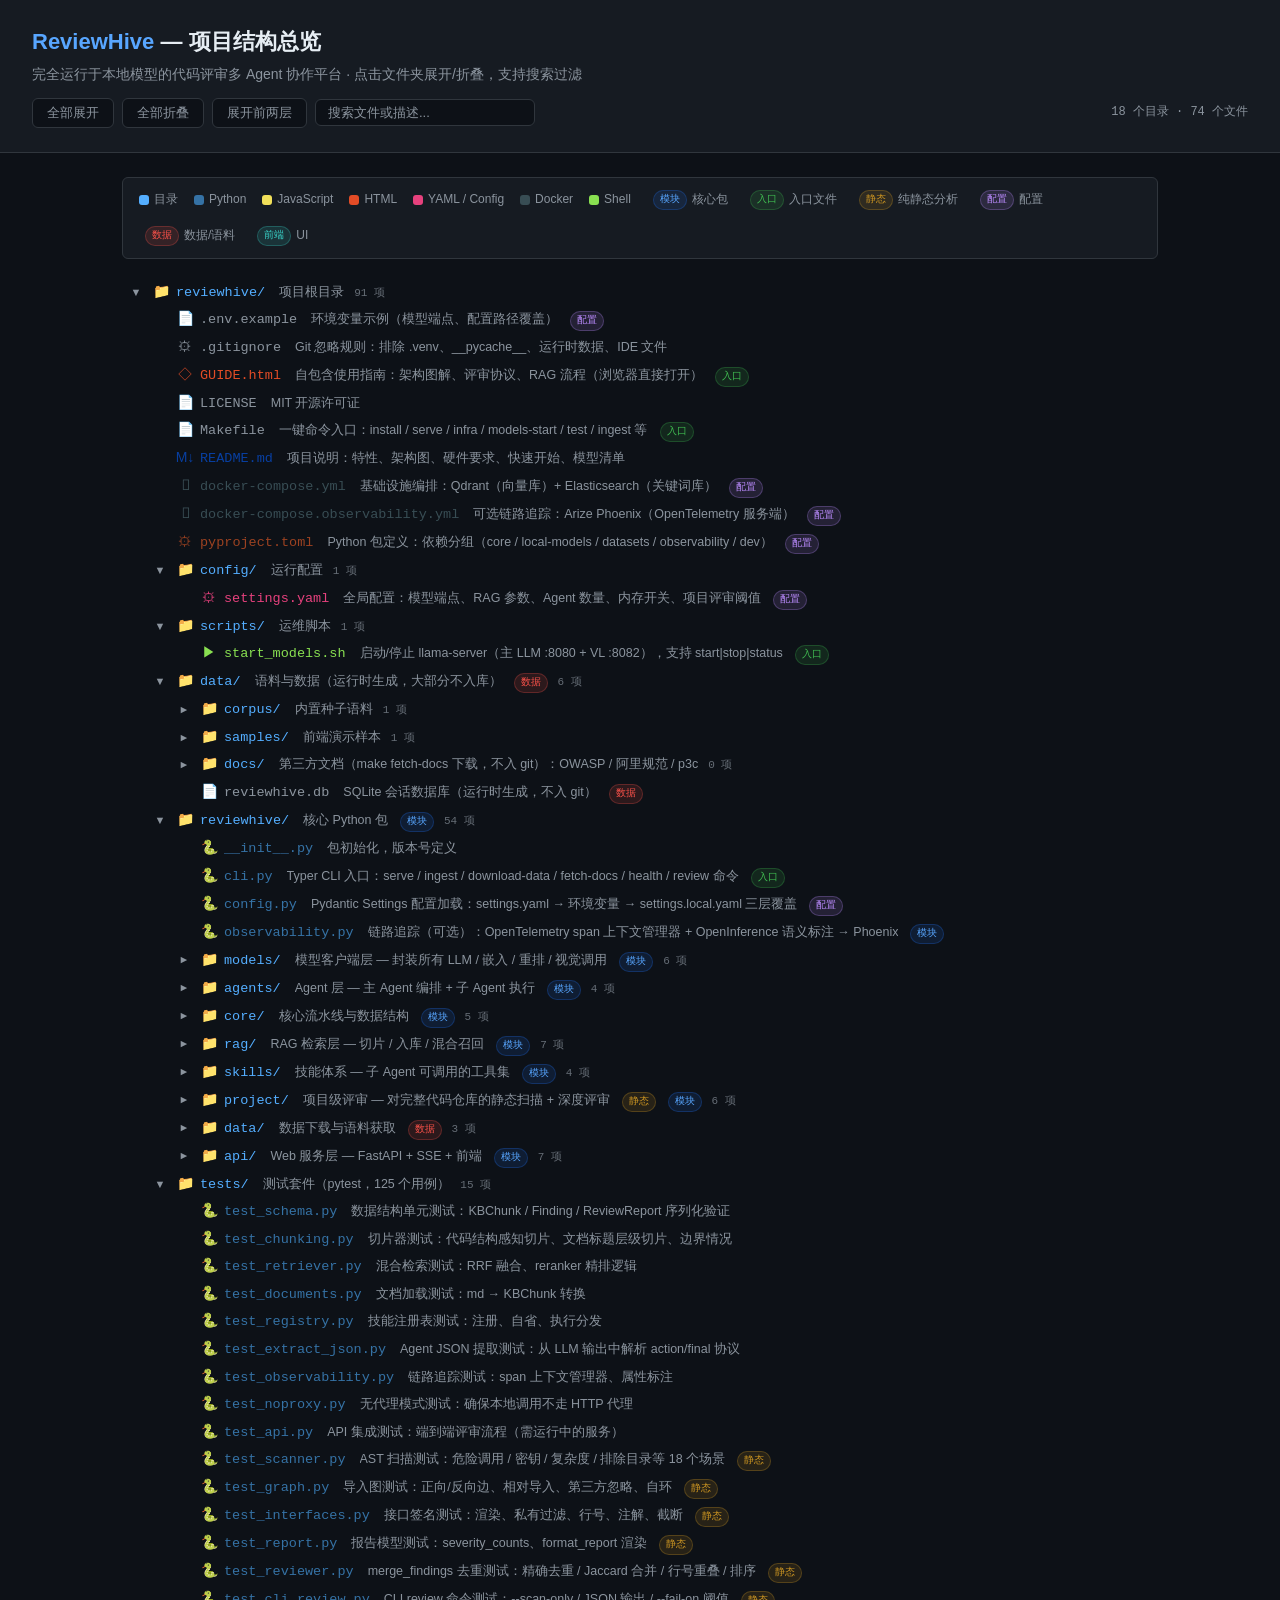
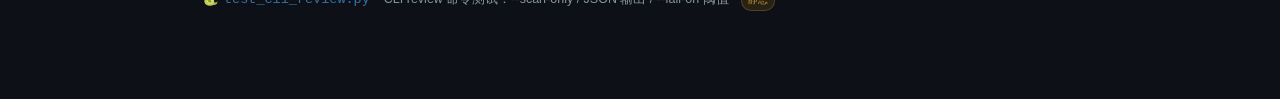
<file: STRUCTURE.html>
<!DOCTYPE html>
<html lang="zh-CN">
<head>
<meta charset="UTF-8">
<meta name="viewport" content="width=device-width, initial-scale=1.0">
<title>ReviewHive — 项目结构</title>
<style>
  :root {
    --bg: #0d1117;
    --surface: #161b22;
    --border: #30363d;
    --text: #e6edf3;
    --text-dim: #8b949e;
    --accent: #58a6ff;
    --accent-dim: #1f6feb33;
    --green: #3fb950;
    --orange: #d29922;
    --purple: #bc8cff;
    --red: #f85149;
    --cyan: #39d2c8;
    --folder: #54aeff;
    --file-py: #3572A5;
    --file-js: #f1e05a;
    --file-json: #cb8ef5;
    --file-yaml: #e6417d;
    --file-md: #083fa1;
    --file-html: #e34c26;
    --file-css: #563d7c;
    --file-sh: #89e051;
    --file-java: #b07219;
    --file-docker: #384d54;
    --file-toml: #9c4221;
    --hover: #1c2128;
    --radius: 6px;
    --mono: 'SF Mono', 'Cascadia Code', 'Fira Code', 'JetBrains Mono', Consolas, monospace;
    --sans: -apple-system, BlinkMacSystemFont, 'Segoe UI', Helvetica, Arial, sans-serif;
  }

  * { margin: 0; padding: 0; box-sizing: border-box; }

  body {
    background: var(--bg);
    color: var(--text);
    font-family: var(--sans);
    line-height: 1.6;
    padding: 0;
  }

  .header {
    background: var(--surface);
    border-bottom: 1px solid var(--border);
    padding: 24px 32px;
    position: sticky;
    top: 0;
    z-index: 100;
    backdrop-filter: blur(12px);
  }

  .header h1 {
    font-size: 22px;
    font-weight: 600;
    margin-bottom: 4px;
  }

  .header h1 span { color: var(--accent); }

  .header p {
    color: var(--text-dim);
    font-size: 14px;
  }

  .toolbar {
    display: flex;
    gap: 8px;
    margin-top: 12px;
    flex-wrap: wrap;
    align-items: center;
  }

  .toolbar button {
    background: var(--bg);
    color: var(--text-dim);
    border: 1px solid var(--border);
    padding: 5px 14px;
    border-radius: var(--radius);
    cursor: pointer;
    font-size: 13px;
    font-family: var(--sans);
    transition: all .15s;
  }

  .toolbar button:hover {
    color: var(--text);
    border-color: var(--accent);
    background: var(--accent-dim);
  }

  .search-box {
    background: var(--bg);
    color: var(--text);
    border: 1px solid var(--border);
    padding: 5px 12px;
    border-radius: var(--radius);
    font-size: 13px;
    font-family: var(--sans);
    width: 220px;
    outline: none;
    transition: border-color .15s;
  }

  .search-box:focus { border-color: var(--accent); }
  .search-box::placeholder { color: var(--text-dim); }

  .stats {
    margin-left: auto;
    font-size: 12px;
    color: var(--text-dim);
    font-family: var(--mono);
  }

  .container {
    max-width: 1100px;
    margin: 0 auto;
    padding: 24px 32px 80px;
  }

  .legend {
    display: flex;
    gap: 16px;
    flex-wrap: wrap;
    margin-bottom: 20px;
    padding: 12px 16px;
    background: var(--surface);
    border: 1px solid var(--border);
    border-radius: var(--radius);
    font-size: 12px;
  }

  .legend-item {
    display: flex;
    align-items: center;
    gap: 5px;
    color: var(--text-dim);
  }

  .legend-dot {
    width: 10px;
    height: 10px;
    border-radius: 3px;
    flex-shrink: 0;
  }

  /* Tree styles */
  .tree { list-style: none; }
  .tree .tree { padding-left: 0; }

  .tree-item {
    position: relative;
  }

  .tree-row {
    display: flex;
    align-items: baseline;
    padding: 3px 8px 3px 0;
    border-radius: var(--radius);
    cursor: default;
    transition: background .1s;
    gap: 6px;
  }

  .tree-row:hover { background: var(--hover); }

  .toggle {
    width: 20px;
    height: 20px;
    display: inline-flex;
    align-items: center;
    justify-content: center;
    cursor: pointer;
    flex-shrink: 0;
    color: var(--text-dim);
    font-size: 11px;
    transition: transform .15s, color .15s;
    user-select: none;
    border-radius: 3px;
  }

  .toggle:hover { color: var(--accent); background: var(--accent-dim); }
  .toggle.collapsed { transform: rotate(-90deg); }
  .toggle.leaf { visibility: hidden; }

  .icon {
    width: 18px;
    height: 18px;
    flex-shrink: 0;
    display: inline-flex;
    align-items: center;
    justify-content: center;
    font-size: 14px;
  }

  .name {
    font-family: var(--mono);
    font-size: 13.5px;
    white-space: nowrap;
    color: var(--text);
  }

  .name.folder { color: var(--folder); font-weight: 500; }

  .desc {
    color: var(--text-dim);
    font-size: 12.5px;
    margin-left: 8px;
    white-space: nowrap;
    overflow: hidden;
    text-overflow: ellipsis;
    min-width: 0;
  }

  .badge {
    font-size: 10px;
    padding: 1px 6px;
    border-radius: 10px;
    font-family: var(--mono);
    font-weight: 500;
    flex-shrink: 0;
    margin-left: 6px;
  }

  .badge-module { background: #1f6feb22; color: var(--accent); border: 1px solid #1f6feb44; }
  .badge-entry { background: #3fb95022; color: var(--green); border: 1px solid #3fb95044; }
  .badge-static { background: #d2992222; color: var(--orange); border: 1px solid #d2992244; }
  .badge-config { background: #bc8cff22; color: var(--purple); border: 1px solid #bc8cff44; }
  .badge-data { background: #f8514922; color: var(--red); border: 1px solid #f8514944; }
  .badge-ui { background: #39d2c822; color: var(--cyan); border: 1px solid #39d2c844; }

  .children {
    overflow: hidden;
    transition: max-height .2s ease-out;
  }

  .children.hidden {
    max-height: 0 !important;
    overflow: hidden;
  }

  .tree-item.search-hidden { display: none; }
  .tree-row.search-match .name { color: var(--accent); }
  .tree-row.search-match .desc { color: var(--text); }

  mark {
    background: #d299224d;
    color: var(--text);
    border-radius: 2px;
    padding: 0 1px;
  }

  .depth-guides {
    position: relative;
  }

  @media (max-width: 768px) {
    .header { padding: 16px; }
    .container { padding: 16px 12px 60px; }
    .desc { display: none; }
    .search-box { width: 160px; }
    .stats { display: none; }
  }

  .file-count {
    font-size: 11px;
    color: var(--text-dim);
    font-family: var(--mono);
    margin-left: 4px;
    opacity: 0.7;
  }

  .indent-line {
    position: absolute;
    left: 9px;
    top: 0;
    bottom: 0;
    width: 1px;
    background: var(--border);
    opacity: 0.4;
  }
</style>
</head>
<body>

<div class="header">
  <h1><span>ReviewHive</span> — 项目结构总览</h1>
  <p>完全运行于本地模型的代码评审多 Agent 协作平台 · 点击文件夹展开/折叠，支持搜索过滤</p>
  <div class="toolbar">
    <button onclick="expandAll()">全部展开</button>
    <button onclick="collapseAll()">全部折叠</button>
    <button onclick="expandTo(2)">展开前两层</button>
    <input type="text" class="search-box" id="searchInput" placeholder="搜索文件或描述..." oninput="doSearch(this.value)">
    <span class="stats" id="stats"></span>
  </div>
</div>

<div class="container">
  <div class="legend">
    <div class="legend-item"><div class="legend-dot" style="background:var(--folder)"></div>目录</div>
    <div class="legend-item"><div class="legend-dot" style="background:var(--file-py)"></div>Python</div>
    <div class="legend-item"><div class="legend-dot" style="background:var(--file-js)"></div>JavaScript</div>
    <div class="legend-item"><div class="legend-dot" style="background:var(--file-html)"></div>HTML</div>
    <div class="legend-item"><div class="legend-dot" style="background:var(--file-yaml)"></div>YAML / Config</div>
    <div class="legend-item"><div class="legend-dot" style="background:var(--file-docker)"></div>Docker</div>
    <div class="legend-item"><div class="legend-dot" style="background:var(--file-sh)"></div>Shell</div>
    <div class="legend-item"><span class="badge badge-module">模块</span>核心包</div>
    <div class="legend-item"><span class="badge badge-entry">入口</span>入口文件</div>
    <div class="legend-item"><span class="badge badge-static">静态</span>纯静态分析</div>
    <div class="legend-item"><span class="badge badge-config">配置</span>配置</div>
    <div class="legend-item"><span class="badge badge-data">数据</span>数据/语料</div>
    <div class="legend-item"><span class="badge badge-ui">前端</span>UI</div>
  </div>

  <ul class="tree" id="tree"></ul>
</div>

<script>
const DATA = {
  n: "reviewhive/", d: "项目根目录", c: [
    { n: ".env.example", d: "环境变量示例（模型端点、配置路径覆盖）", b: ["配置"] },
    { n: ".gitignore", d: "Git 忽略规则：排除 .venv、__pycache__、运行时数据、IDE 文件" },
    { n: "GUIDE.html", d: "自包含使用指南：架构图解、评审协议、RAG 流程（浏览器直接打开）", b: ["入口"] },
    { n: "LICENSE", d: "MIT 开源许可证" },
    { n: "Makefile", d: "一键命令入口：install / serve / infra / models-start / test / ingest 等", b: ["入口"] },
    { n: "README.md", d: "项目说明：特性、架构图、硬件要求、快速开始、模型清单" },
    { n: "docker-compose.yml", d: "基础设施编排：Qdrant（向量库）+ Elasticsearch（关键词库）", b: ["配置"] },
    { n: "docker-compose.observability.yml", d: "可选链路追踪：Arize Phoenix（OpenTelemetry 服务端）", b: ["配置"] },
    { n: "pyproject.toml", d: "Python 包定义：依赖分组（core / local-models / datasets / observability / dev）", b: ["配置"] },

    { n: "config/", d: "运行配置", c: [
      { n: "settings.yaml", d: "全局配置：模型端点、RAG 参数、Agent 数量、内存开关、项目评审阈值", b: ["配置"] },
    ]},

    { n: "scripts/", d: "运维脚本", c: [
      { n: "start_models.sh", d: "启动/停止 llama-server（主 LLM :8080 + VL :8082），支持 start|stop|status", b: ["入口"] },
    ]},

    { n: "data/", d: "语料与数据（运行时生成，大部分不入库）", b: ["数据"], c: [
      { n: "corpus/", d: "内置种子语料", c: [
        { n: "seed_java.json", d: "15 条高质量 Java 评审种子知识（CWE 漏洞模式 + 最佳实践），开箱即用", b: ["数据"] },
      ]},
      { n: "samples/", d: "前端演示样本", c: [
        { n: "OrderService.java", d: "含典型缺陷的 Java 示例（SQL 注入、硬编码密钥、线程不安全等），用于前端「载入示例」" },
      ]},
      { n: "docs/", d: "第三方文档（make fetch-docs 下载，不入 git）：OWASP / 阿里规范 / p3c", c: [] },
      { n: "reviewhive.db", d: "SQLite 会话数据库（运行时生成，不入 git）", b: ["数据"] },
    ]},

    { n: "reviewhive/", d: "核心 Python 包", b: ["模块"], c: [
      { n: "__init__.py", d: "包初始化，版本号定义" },
      { n: "cli.py", d: "Typer CLI 入口：serve / ingest / download-data / fetch-docs / health / review 命令", b: ["入口"] },
      { n: "config.py", d: "Pydantic Settings 配置加载：settings.yaml → 环境变量 → settings.local.yaml 三层覆盖", b: ["配置"] },
      { n: "observability.py", d: "链路追踪（可选）：OpenTelemetry span 上下文管理器 + OpenInference 语义标注 → Phoenix", b: ["模块"] },

      { n: "models/", d: "模型客户端层 — 封装所有 LLM / 嵌入 / 重排 / 视觉调用", b: ["模块"], c: [
        { n: "__init__.py", d: "包初始化" },
        { n: "cache.py", d: "通用 LRU 调用缓存：对相同输入去重，避免重复推理（可配置 TTL + maxsize）" },
        { n: "llm.py", d: "主 LLM 客户端：openai SDK 对接 llama-server（Qwen3.6-35B-A3B），含健康检查 + 调用缓存" },
        { n: "embedding.py", d: "向量嵌入：本地 bge-m3（sentence-transformers 进程内加载）或切换 OpenAI 兼容端点" },
        { n: "reranker.py", d: "交叉编码器重排：bge-reranker-v2-m3，进程内加载，对检索结果精排" },
        { n: "vision.py", d: "多模态客户端：Qwen3-VL（llama-server --mmproj），解读架构图/截图，含健康检查 + 缓存" },
      ]},

      { n: "agents/", d: "Agent 层 — 主 Agent 编排 + 子 Agent 执行", b: ["模块"], c: [
        { n: "__init__.py", d: "包初始化" },
        { n: "base.py", d: "子 Agent 基类：JSON 协议驱动技能循环（skill → observe → skill → ... → final），含 OTel span" },
        { n: "orchestrator.py", d: "主 Agent：评审规划（动态选择子 Agent + 关注点）与结果汇总（去重、定级、总结）" },
        { n: "profiles.py", d: "五个子 Agent 角色定义：security / performance / style / test / vision，各含系统提示词" },
      ]},

      { n: "core/", d: "核心流水线与数据结构", b: ["模块"], c: [
        { n: "__init__.py", d: "包初始化" },
        { n: "schema.py", d: "全链路数据结构：KBChunk / ReviewInput / ReviewPlan / Finding / ReviewReport / StreamEvent" },
        { n: "pipeline.py", d: "评审流水线主干：受理 → 规划 → 检索 → 并行评审 → 汇总，含依赖容器 HiveDeps（惰性加载 + 锁）" },
        { n: "store.py", d: "SQLite 会话持久化：保存评审输入、状态、报告，支持列表查询" },
        { n: "memory.py", d: "长期记忆系统：preference / project_fact / lesson 三类，SQLite 存储 + 向量召回 + 反思写入" },
      ]},

      { n: "rag/", d: "RAG 检索层 — 切片 / 入库 / 混合召回", b: ["模块"], c: [
        { n: "__init__.py", d: "包初始化" },
        { n: "chunking.py", d: "可插拔文本切片器：结构感知（代码按函数/类切分，文档按标题层级），块 ≤1500 字" },
        { n: "vectorstore.py", d: "Qdrant 向量库客户端：写入/检索/计数，payload 完整保存 KBChunk" },
        { n: "keywordstore.py", d: "Elasticsearch BM25 关键词库：兜住向量检索对精确符号/标识符召回弱的场景" },
        { n: "retriever.py", d: "混合检索：Qdrant 语义 + ES 关键词 → RRF 融合 → bge-reranker 精排 → top-k" },
        { n: "ingest.py", d: "知识库入库编排：种子 JSON + 数据集 JSONL + 文档 md → 统一切片 → 双库写入" },
        { n: "documents.py", d: "文档语料加载：data/docs 下的 md/pdf → KBChunk，切片委托 chunking 模块" },
      ]},

      { n: "skills/", d: "技能体系 — 子 Agent 可调用的工具集", b: ["模块"], c: [
        { n: "__init__.py", d: "包初始化" },
        { n: "registry.py", d: "技能注册表：统一登记、自省（生成系统提示词中的技能列表）与执行分发" },
        { n: "builtin.py", d: "内置技能实现：read_file / grep_code / search_kb / analyze_diff / read_image" },
        { n: "context.py", d: "技能执行上下文 SkillContext：封装工作区文件访问、检索器、视觉客户端" },
      ]},

      { n: "project/", d: "项目级评审 — 对完整代码仓库的静态扫描 + 深度评审", b: ["静态", "模块"], c: [
        { n: "__init__.py", d: "包初始化" },
        { n: "scanner.py", d: "AST 静态扫描（纯 stdlib）：危险调用 / 硬编码密钥 / 异常吞没 / 复杂度评分" },
        { n: "graph.py", d: "导入图构建：解析 import/from-import，构建正向/反向依赖边，支持相对导入解析" },
        { n: "interfaces.py", d: "接口签名提取：class/function 签名渲染（含注解、行号），为深度评审提供上下文" },
        { n: "report.py", d: "项目评审报告模型 + 终端彩色渲染（severity_counts / format_report）" },
        { n: "reviewer.py", d: "项目评审编排：扫描 → 选文件 → 并发深审（LLM）→ merge_findings 去重合并" },
      ]},

      { n: "data/", d: "数据下载与语料获取", b: ["数据"], c: [
        { n: "__init__.py", d: "包初始化" },
        { n: "datasets.py", d: "开源数据集下载器：CodeReviewer / CodeXGLZZ 缺陷检测 → 统一 JSONL 格式" },
        { n: "docs_fetch.py", d: "官方文档下载器：OWASP Cheat Sheet（精选 16 篇）+ 阿里 Java 规范 + p3c → data/docs/" },
      ]},

      { n: "api/", d: "Web 服务层 — FastAPI + SSE + 前端", b: ["模块"], c: [
        { n: "__init__.py", d: "包初始化" },
        { n: "app.py", d: "FastAPI 应用装配：lifespan 内初始化依赖（LLM/嵌入/内存）、挂载静态文件、注册路由" },
        { n: "routes.py", d: "API 路由：POST /api/review（创建评审）、GET /api/stream/{id}（SSE 事件流）、GET /api/health、GET /api/skills" },

        { n: "static/", d: "前端静态资源（单页应用）", b: ["前端"], c: [
          { n: "index.html", d: "前端入口 HTML：暗色主题单页，评审面板 + 实时日志 + 发现列表" },
          { n: "app.js", d: "前端逻辑：SSE 连接、评审流程控制、代码编辑器、结果渲染、健康轮询" },
          { n: "style.css", d: "前端样式：暗色主题、响应式布局、代码高亮、动画" },
        ]},
      ]},
    ]},

    { n: "tests/", d: "测试套件（pytest，125 个用例）", c: [
      { n: "test_schema.py", d: "数据结构单元测试：KBChunk / Finding / ReviewReport 序列化验证" },
      { n: "test_chunking.py", d: "切片器测试：代码结构感知切片、文档标题层级切片、边界情况" },
      { n: "test_retriever.py", d: "混合检索测试：RRF 融合、reranker 精排逻辑" },
      { n: "test_documents.py", d: "文档加载测试：md → KBChunk 转换" },
      { n: "test_registry.py", d: "技能注册表测试：注册、自省、执行分发" },
      { n: "test_extract_json.py", d: "Agent JSON 提取测试：从 LLM 输出中解析 action/final 协议" },
      { n: "test_observability.py", d: "链路追踪测试：span 上下文管理器、属性标注" },
      { n: "test_noproxy.py", d: "无代理模式测试：确保本地调用不走 HTTP 代理" },
      { n: "test_api.py", d: "API 集成测试：端到端评审流程（需运行中的服务）" },
      { n: "test_scanner.py", d: "AST 扫描测试：危险调用 / 密钥 / 复杂度 / 排除目录等 18 个场景", b: ["静态"] },
      { n: "test_graph.py", d: "导入图测试：正向/反向边、相对导入、第三方忽略、自环", b: ["静态"] },
      { n: "test_interfaces.py", d: "接口签名测试：渲染、私有过滤、行号、注解、截断", b: ["静态"] },
      { n: "test_report.py", d: "报告模型测试：severity_counts、format_report 渲染", b: ["静态"] },
      { n: "test_reviewer.py", d: "merge_findings 去重测试：精确去重 / Jaccard 合并 / 行号重叠 / 排序", b: ["静态"] },
      { n: "test_cli_review.py", d: "CLI review 命令测试：--scan-only / JSON 输出 / --fail-on 阈值", b: ["静态"] },
    ]},
  ]
};

// File type icon mapping
function getIcon(name, isFolder) {
  if (isFolder) return '<span style="color:var(--folder)">📁</span>';
  const ext = name.split('.').pop().toLowerCase();
  const icons = {
    py: '<span style="color:var(--file-py)">🐍</span>',
    js: '<span style="color:var(--file-js)">JS</span>',
    json: '<span style="color:var(--file-json)">{}</span>',
    yaml: '<span style="color:var(--file-yaml)">⚙</span>',
    yml: '<span style="color:var(--file-docker)">⎕</span>',
    md: '<span style="color:var(--file-md)">M↓</span>',
    html: '<span style="color:var(--file-html)">◇</span>',
    css: '<span style="color:var(--file-css)">#</span>',
    sh: '<span style="color:var(--file-sh)">▶</span>',
    java: '<span style="color:var(--file-java)">☕</span>',
    toml: '<span style="color:var(--file-toml)">⚙</span>',
  };
  if (name === 'Makefile' || name === 'LICENSE') return '<span style="color:var(--text-dim)">📄</span>';
  if (name.startsWith('.git')) return '<span style="color:var(--text-dim)">⚙</span>';
  return icons[ext] || '<span style="color:var(--text-dim)">📄</span>';
}

function getExtColor(name) {
  const ext = name.split('.').pop().toLowerCase();
  const colors = {
    py: 'var(--file-py)', js: 'var(--file-js)', json: 'var(--file-json)',
    yaml: 'var(--file-yaml)', yml: 'var(--file-docker)', md: 'var(--file-md)',
    html: 'var(--file-html)', css: 'var(--file-css)', sh: 'var(--file-sh)',
    java: 'var(--file-java)', toml: 'var(--file-toml)',
  };
  return colors[ext] || 'var(--text-dim)';
}

const badgeClass = { '模块': 'badge-module', '入口': 'badge-entry', '静态': 'badge-static', '配置': 'badge-config', '数据': 'badge-data', '前端': 'badge-ui' };

let totalFiles = 0;
let totalFolders = 0;

function buildTree(node, depth = 0) {
  const li = document.createElement('li');
  li.className = 'tree-item';
  li.dataset.depth = depth;

  const row = document.createElement('div');
  row.className = 'tree-row';
  row.style.paddingLeft = (depth * 24 + 4) + 'px';

  const isFolder = !!node.c;
  if (isFolder) totalFolders++; else totalFiles++;

  // Toggle arrow
  const toggle = document.createElement('span');
  toggle.className = 'toggle' + (isFolder ? '' : ' leaf');
  toggle.textContent = '▼';
  if (isFolder && depth >= 2) toggle.classList.add('collapsed');
  row.appendChild(toggle);

  // Icon
  const icon = document.createElement('span');
  icon.className = 'icon';
  icon.innerHTML = getIcon(node.n, isFolder);
  row.appendChild(icon);

  // Name
  const name = document.createElement('span');
  name.className = 'name' + (isFolder ? ' folder' : '');
  name.textContent = node.n;
  if (!isFolder) name.style.color = getExtColor(node.n);
  name.dataset.searchable = node.n;
  row.appendChild(name);

  // Description
  if (node.d) {
    const desc = document.createElement('span');
    desc.className = 'desc';
    desc.textContent = node.d;
    desc.dataset.searchable = node.d;
    row.appendChild(desc);
  }

  // Badges
  if (node.b) {
    node.b.forEach(b => {
      const badge = document.createElement('span');
      badge.className = 'badge ' + (badgeClass[b] || 'badge-module');
      badge.textContent = b;
      row.appendChild(badge);
    });
  }

  // File count for folders
  if (isFolder) {
    const count = document.createElement('span');
    count.className = 'file-count';
    const cnt = countNodes(node.c);
    count.textContent = cnt + ' 项';
    row.appendChild(count);
  }

  li.appendChild(row);

  // Children
  if (isFolder && node.c) {
    const childUl = document.createElement('ul');
    childUl.className = 'tree children' + (depth >= 2 ? ' hidden' : '');
    node.c.forEach(child => {
      childUl.appendChild(buildTree(child, depth + 1));
    });
    li.appendChild(childUl);

    toggle.addEventListener('click', (e) => {
      e.stopPropagation();
      const isHidden = childUl.classList.contains('hidden');
      if (isHidden) {
        childUl.classList.remove('hidden');
        childUl.style.maxHeight = childUl.scrollHeight + 500 + 'px';
        toggle.classList.remove('collapsed');
      } else {
        childUl.classList.add('hidden');
        childUl.style.maxHeight = '0px';
        toggle.classList.add('collapsed');
      }
    });

    row.addEventListener('click', () => toggle.click());

    // Set initial max-height for expanded nodes
    if (depth < 2) {
      setTimeout(() => {
        childUl.style.maxHeight = 'none';
      }, 0);
    }
  }

  return li;
}

function countNodes(arr) {
  if (!arr) return 0;
  let count = arr.length;
  arr.forEach(n => { if (n.c) count += countNodes(n.c); });
  return count;
}

// Init
const treeEl = document.getElementById('tree');
treeEl.appendChild(buildTree(DATA));
document.getElementById('stats').textContent = `${totalFolders} 个目录 · ${totalFiles} 个文件`;

// Expand all
function expandAll() {
  document.querySelectorAll('.children').forEach(el => {
    el.classList.remove('hidden');
    el.style.maxHeight = 'none';
  });
  document.querySelectorAll('.toggle').forEach(t => t.classList.remove('collapsed'));
}

// Collapse all
function collapseAll() {
  document.querySelectorAll('.children').forEach(el => {
    el.classList.add('hidden');
    el.style.maxHeight = '0px';
  });
  document.querySelectorAll('.toggle:not(.leaf)').forEach(t => t.classList.add('collapsed'));
}

// Expand to depth
function expandTo(maxDepth) {
  collapseAll();
  document.querySelectorAll('.tree-item').forEach(item => {
    const d = parseInt(item.dataset.depth);
    if (d < maxDepth) {
      const children = item.querySelector(':scope > .children');
      if (children) {
        children.classList.remove('hidden');
        children.style.maxHeight = 'none';
        const t = item.querySelector(':scope > .tree-row > .toggle');
        if (t) t.classList.remove('collapsed');
      }
    }
  });
}

// Search
function doSearch(query) {
  const q = query.toLowerCase().trim();
  const items = document.querySelectorAll('.tree-item');

  if (!q) {
    items.forEach(item => {
      item.classList.remove('search-hidden');
      const row = item.querySelector(':scope > .tree-row');
      row.classList.remove('search-match');
      // Restore original text (remove marks)
      row.querySelectorAll('.name, .desc').forEach(el => {
        el.innerHTML = el.textContent;
      });
    });
    return;
  }

  // First pass: mark matches
  items.forEach(item => {
    const row = item.querySelector(':scope > .tree-row');
    const nameEl = row.querySelector('.name');
    const descEl = row.querySelector('.desc');
    const nameText = (nameEl.dataset.searchable || nameEl.textContent).toLowerCase();
    const descText = descEl ? (descEl.dataset.searchable || descEl.textContent).toLowerCase() : '';
    const match = nameText.includes(q) || descText.includes(q);

    row.classList.toggle('search-match', match);

    // Highlight
    [nameEl, descEl].forEach(el => {
      if (!el) return;
      const orig = el.dataset.searchable || el.textContent;
      if (orig.toLowerCase().includes(q)) {
        const regex = new RegExp(`(${query.replace(/[.*+?^${}()|[\]\\]/g, '\\$&')})`, 'gi');
        el.innerHTML = orig.replace(regex, '<mark>$1</mark>');
      } else {
        el.innerHTML = el.textContent;
      }
    });
  });

  // Second pass: show matches + their ancestors
  items.forEach(item => item.classList.add('search-hidden'));

  items.forEach(item => {
    const row = item.querySelector(':scope > .tree-row');
    if (row.classList.contains('search-match')) {
      item.classList.remove('search-hidden');
      // Show all ancestors
      let parent = item.parentElement;
      while (parent) {
        if (parent.classList && parent.classList.contains('tree-item')) {
          parent.classList.remove('search-hidden');
          const ch = parent.querySelector(':scope > .children');
          if (ch) {
            ch.classList.remove('hidden');
            ch.style.maxHeight = 'none';
            const t = parent.querySelector(':scope > .tree-row > .toggle');
            if (t) t.classList.remove('collapsed');
          }
        }
        parent = parent.parentElement;
      }
    }
  });
}

// Keyboard shortcut: / to focus search
document.addEventListener('keydown', (e) => {
  if (e.key === '/' && document.activeElement.tagName !== 'INPUT') {
    e.preventDefault();
    document.getElementById('searchInput').focus();
  }
  if (e.key === 'Escape') {
    const input = document.getElementById('searchInput');
    if (document.activeElement === input) {
      input.value = '';
      doSearch('');
      input.blur();
    }
  }
});
</script>
</body>
</html>
</file>
